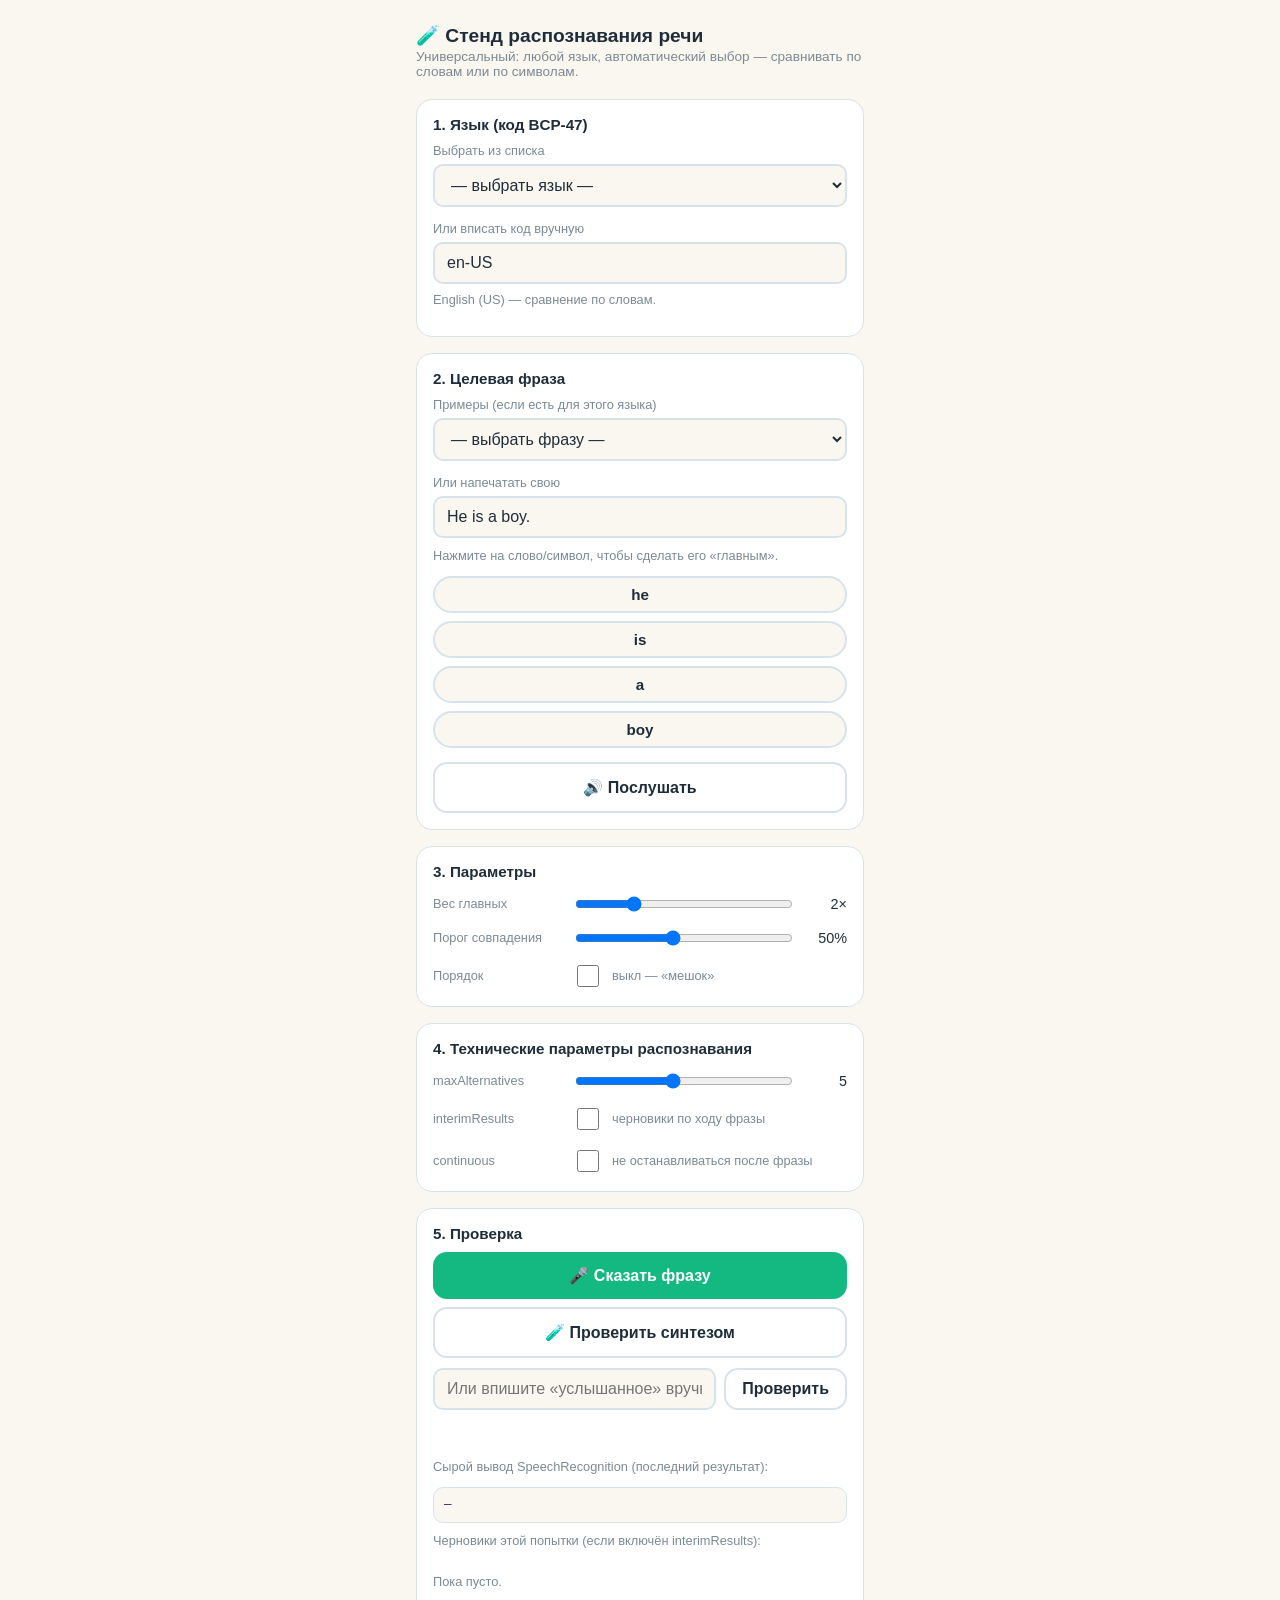
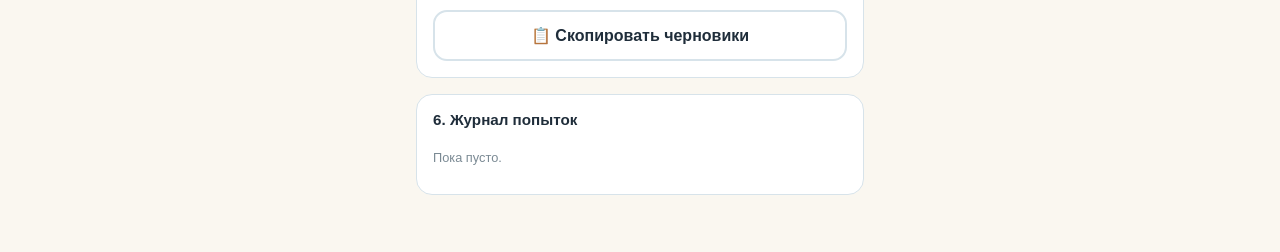
<file: experiments/sandbox-universal-full.html>
<!DOCTYPE html>
<html lang="ru">
<head>
<meta charset="UTF-8">
<meta name="viewport" content="width=device-width, initial-scale=1, viewport-fit=cover">
<title>Стенд: распознавание речи (универсальный)</title>
<style>
  :root {
    --bg:#faf7f0; --card:#fff; --ink:#1f2d3a; --hint:#7b8a94;
    --grass:#14b881; --grass-bg:#e8fbf5; --line:#d7e3ea; --ok:#14b881; --no:#e0574f;
    box-sizing:border-box; padding-top:env(safe-area-inset-top,0px); padding-bottom:env(safe-area-inset-bottom,0px);
  }
  @media (prefers-color-scheme: dark) {
    :root:not([data-theme="light"]) { --bg:#14181d; --card:#1d232b; --ink:#eef2f5; --hint:#8fa0ab; --line:#2c3540; --grass-bg:#133328; }
  }
  :root[data-theme="dark"] { --bg:#14181d; --card:#1d232b; --ink:#eef2f5; --hint:#8fa0ab; --line:#2c3540; --grass-bg:#133328; }
  * { box-sizing:border-box; }
  html { scroll-padding-top:env(safe-area-inset-top,0px); }
  body { margin:0; background:var(--bg); color:var(--ink); font-family:-apple-system,'Segoe UI',Roboto,sans-serif; }
  .wrap { max-width:480px; margin:0 auto; padding:20px 16px 40px; }
  h1 { font-size:1.2rem; margin:4px 0 2px; }
  .sub { color:var(--hint); font-size:0.85rem; margin:0 0 20px; }
  .card { background:var(--card); border:1px solid var(--line); border-radius:16px; padding:16px; margin-bottom:16px; }
  .card h2 { font-size:0.95rem; margin:0 0 10px; }
  label.field { display:block; font-size:0.8rem; color:var(--hint); margin-bottom:6px; }
  input[type="text"], select { width:100%; padding:10px 12px; border:2px solid var(--line); border-radius:10px; font-size:1rem; background:var(--bg); color:var(--ink); }
  .chips { display:flex; flex-wrap:wrap; gap:8px; margin-top:12px; }
  .chip { padding:8px 14px; border-radius:999px; border:2px solid var(--line); background:var(--bg); color:var(--ink); font-size:0.95rem; cursor:pointer; user-select:none; -webkit-tap-highlight-color:transparent; }
  .chip.key { border-color:var(--grass); background:var(--grass-bg); font-weight:700; }
  .row { display:flex; align-items:center; gap:10px; margin-top:14px; }
  .row label.field { margin:0; flex:0 0 auto; width:130px; }
  input[type="range"] { flex:1; }
  .val { width:42px; text-align:right; font-variant-numeric:tabular-nums; font-size:0.9rem; }
  button { font-family:inherit; font-size:1rem; font-weight:700; border-radius:14px; border:none; padding:14px; cursor:pointer; width:100%; }
  .primary { background:var(--grass); color:#fff; }
  .primary:disabled { opacity:0.5; }
  .ghost { background:transparent; border:2px solid var(--line); color:var(--ink); margin-top:8px; }
  .status { text-align:center; font-size:1.1rem; min-height:1.4em; margin:10px 0 4px; }
  .heard { text-align:center; font-size:0.95rem; color:var(--hint); margin-bottom:10px; word-break:break-word; }
  .scores { display:flex; gap:10px; }
  .score-box { flex:1; border-radius:12px; padding:12px; text-align:center; border:2px solid var(--line); }
  .score-box.match { border-color:var(--ok); background:var(--grass-bg); }
  .score-box.nomatch { border-color:var(--no); }
  .score-box .pct { font-size:1.5rem; font-weight:800; }
  .score-box .lbl { font-size:0.75rem; color:var(--hint); }
  .log { display:flex; flex-direction:column; gap:8px; max-height:260px; overflow-y:auto; }
  .log-item { border-bottom:1px solid var(--line); padding-bottom:8px; font-size:0.85rem; }
  .log-item .lp { font-weight:700; }
  .log-item .lm { color:var(--hint); }
  .badge { display:inline-block; padding:2px 8px; border-radius:999px; font-size:0.75rem; font-weight:700; margin-left:4px; }
  .badge.ok { background:var(--grass-bg); color:var(--grass); }
  .badge.no { background:#fbe4e2; color:var(--no); }
  .typebox { display:flex; gap:8px; margin-top:10px; }
  .typebox input { flex:1; }
  .typebox button { width:auto; padding:10px 16px; }
  .hint { font-size:0.8rem; color:var(--hint); }
  .raw { background:var(--bg); border:1px solid var(--line); border-radius:10px; padding:10px; font-size:0.78rem; white-space:pre-wrap; word-break:break-word; margin:0; font-family: 'SFMono-Regular', Consolas, monospace; }
</style>
</head>
<body>
<div class="wrap">
  <h1>🧪 Стенд распознавания речи</h1>
  <p class="sub">Универсальный: любой язык, автоматический выбор — сравнивать по словам или по символам.</p>

  <div class="card">
    <h2>1. Язык (код BCP-47)</h2>
    <label class="field">Выбрать из списка</label>
    <select id="langPicker"><option value="">— выбрать язык —</option></select>
    <label class="field" style="margin-top:14px;">Или вписать код вручную</label>
    <input type="text" id="lang" value="en-US">
    <p class="hint" id="langHint" style="margin-top:8px;"></p>
  </div>

  <div class="card">
    <h2>2. Целевая фраза</h2>
    <label class="field">Примеры (если есть для этого языка)</label>
    <select id="preset"><option value="">— выбрать фразу —</option></select>
    <label class="field" style="margin-top:14px;">Или напечатать свою</label>
    <input type="text" id="phrase" value="He is a boy.">
    <p class="hint" style="margin-top:10px;">Нажмите на слово/символ, чтобы сделать его «главным».</p>
    <div class="chips" id="chips"></div>
    <button class="ghost" id="listen" style="margin-top:14px;">🔊 Послушать</button>
  </div>

  <div class="card">
    <h2>3. Параметры</h2>
    <div class="row"><label class="field">Вес главных</label><input type="range" id="weight" min="1" max="5" step="0.5" value="2"><span class="val" id="weightVal">2×</span></div>
    <div class="row"><label class="field">Порог совпадения</label><input type="range" id="threshold" min="10" max="100" step="5" value="50"><span class="val" id="thresholdVal">50%</span></div>
    <div class="row"><label class="field">Порядок</label><input type="checkbox" id="ordered" style="width:22px;height:22px;flex:0 0 auto;"><span class="hint" id="orderedHint">выкл — «мешок»</span></div>
  </div>

  <div class="card">
    <h2>4. Технические параметры распознавания</h2>
    <div class="row"><label class="field">maxAlternatives</label><input type="range" id="maxAlt" min="1" max="10" step="1" value="5"><span class="val" id="maxAltVal">5</span></div>
    <div class="row"><label class="field">interimResults</label><input type="checkbox" id="interim" style="width:22px;height:22px;flex:0 0 auto;"><span class="hint">черновики по ходу фразы</span></div>
    <div class="row"><label class="field">continuous</label><input type="checkbox" id="continuous" style="width:22px;height:22px;flex:0 0 auto;"><span class="hint">не останавливаться после фразы</span></div>
  </div>

  <div class="card">
    <h2>5. Проверка</h2>
    <button class="primary" id="mic">🎤 Сказать фразу</button>
    <button class="ghost" id="selftest">🧪 Проверить синтезом</button>
    <div class="typebox">
      <input type="text" id="typed" placeholder="Или впишите «услышанное» вручную">
      <button class="ghost" id="typedGo" style="margin-top:0;">Проверить</button>
    </div>
    <p class="status" id="status"></p>
    <p class="heard" id="heard"></p>
    <div class="scores" id="scores" style="display:none;">
      <div class="score-box" id="oldBox"><div class="pct" id="oldPct">—</div><div class="lbl">Обычный счёт</div></div>
      <div class="score-box" id="newBox"><div class="pct" id="newPct">—</div><div class="lbl">Взвешенный счёт</div></div>
    </div>
    <p class="hint" style="margin-top:14px;">Сырой вывод SpeechRecognition (последний результат):</p>
    <pre id="rawResults" class="raw">—</pre>
    <p class="hint" style="margin-top:10px;">Черновики этой попытки (если включён interimResults):</p>
    <div class="log" id="interimLog"><p class="hint">Пока пусто.</p></div>
    <button class="ghost" id="copyInterim">📋 Скопировать черновики</button>
  </div>

  <div class="card">
    <h2>6. Журнал попыток</h2>
    <div class="log" id="log"><p class="hint">Пока пусто.</p></div>
  </div>
</div>

<script>
// ---------- Языки: код -> название (для клика в списке) ----------
const LANGUAGES = [
  ["en-US","English (US)"], ["en-GB","English (UK)"], ["ru-RU","Русский"],
  ["es-ES","Español (España)"], ["es-MX","Español (México)"], ["fr-FR","Français"],
  ["de-DE","Deutsch"], ["it-IT","Italiano"], ["pt-PT","Português (Portugal)"],
  ["pt-BR","Português (Brasil)"], ["nl-NL","Nederlands"], ["pl-PL","Polski"],
  ["sv-SE","Svenska"], ["nb-NO","Norsk"], ["da-DK","Dansk"], ["fi-FI","Suomi"],
  ["cs-CZ","Čeština"], ["sk-SK","Slovenčina"], ["hu-HU","Magyar"], ["ro-RO","Română"],
  ["bg-BG","Български"], ["uk-UA","Українська"], ["el-GR","Ελληνικά"],
  ["tr-TR","Türkçe"], ["he-IL","עברית"], ["ar-SA","العربية"], ["fa-IR","فارسی"],
  ["ur-PK","اردو"], ["hi-IN","हिन्दी"], ["bn-BD","বাংলা"], ["ta-IN","தமிழ்"],
  ["te-IN","తెలుగు"], ["ml-IN","മലയാളം"], ["mr-IN","मराठी"], ["gu-IN","ગુજરાતી"],
  ["kn-IN","ಕನ್ನಡ"], ["pa-IN","ਪੰਜਾਬੀ"], ["ne-NP","नेपाली"], ["si-LK","සිංහල"],
  ["th-TH","ไทย"], ["vi-VN","Tiếng Việt"], ["id-ID","Bahasa Indonesia"],
  ["ms-MY","Bahasa Melayu"], ["ja-JP","日本語"], ["ko-KR","한국어"],
  ["zh-CN","中文（简体）"], ["zh-TW","中文（繁體）"], ["km-KH","ខ្មែរ"],
  ["lo-LA","ລາວ"], ["my-MM","မြန်မာ"], ["ka-GE","ქართული"], ["hy-AM","Հայերեն"],
  ["az-AZ","Azərbaycan"], ["uz-UZ","Oʻzbek"], ["sw-KE","Kiswahili"], ["am-ET","አማርኛ"],
  ["hr-HR","Hrvatski"], ["sr-RS","Српски"], ["lt-LT","Lietuvių"], ["lv-LV","Latviešu"],
  ["et-EE","Eesti"]
];

// Языки, где слова пишутся без пробелов — сравнение идёт по символам, а не по словам.
const NO_SPACE = new Set(["zh","ja","th","km","lo","my"]);
const langBase = (code) => code.split("-")[0].toLowerCase();
const isNoSpace = (code) => NO_SPACE.has(langBase(code));

// Сокращения раскрываются только для английского.
const CONTRACTIONS = {
  "i'm":"i am","you're":"you are","he's":"he is","she's":"she is","it's":"it is",
  "we're":"we are","they're":"they are","that's":"that is","what's":"what is","who's":"who is"
};

// Готовые фразы — по 5 штук там, где есть; для остальных языков список пуст.
const PRESETS = {
  "en-US": ["He is a boy.","She is a happy girl.","They are big dogs.","It is an old red car.","The boxes are under the table."],
  "ru-RU": ["Это кот.","Она читает книгу.","Они большие собаки.","Это старый красный дом.","Коробки стоят под столом."],
  "es-ES": ["Es un gato.","Ella lee un libro.","Son perros grandes.","Es una casa vieja.","Las cajas están bajo la mesa."],
  "fr-FR": ["C'est un chat.","Elle lit un livre.","Ce sont de grands chiens.","C'est une vieille maison.","Les boîtes sont sous la table."],
  "de-DE": ["Das ist eine Katze.","Sie liest ein Buch.","Das sind große Hunde.","Das ist ein altes Haus.","Die Kisten stehen unter dem Tisch."],
  "ja-JP": ["これは猫です。","彼女は本を読みます。","それらは大きな犬です。","これは古い赤い車です。","箱はテーブルの下にあります。"],
  "zh-CN": ["这是一只猫。","她在读书。","它们是大狗。","这是一辆旧红车。","箱子在桌子下面。"],
  "ar-SA": ["هذا قط.","هي تقرأ كتابا.","هذه كلاب كبيرة.","هذا منزل قديم.","الصناديق تحت الطاولة."],
  "hi-IN": ["यह एक बिल्ली है।","वह एक किताब पढ़ती है।","वे बड़े कुत्ते हैं।","यह एक पुराना घर है।","डिब्बे मेज़ के नीचे हैं।"],
  "ko-KR": ["이것은 고양이입니다.","그녀는 책을 읽습니다.","그것들은 큰 개입니다.","이것은 오래된 빨간 차입니다.","상자들이 탁자 아래에 있습니다."],
  "it-IT": ["È un gatto.","Lei legge un libro.","Sono cani grandi.","È una casa vecchia.","Le scatole sono sotto il tavolo."],
  "pt-PT": ["É um gato.","Ela lê um livro.","São cães grandes.","É uma casa velha.","As caixas estão debaixo da mesa."],
  "tr-TR": ["Bu bir kedi.","O bir kitap okuyor.","Onlar büyük köpekler.","Bu eski bir ev.","Kutular masanın altında."],
  "vi-VN": ["Đây là một con mèo.","Cô ấy đang đọc sách.","Chúng là những con chó lớn.","Đây là một ngôi nhà cũ.","Những chiếc hộp ở dưới bàn."],
  "th-TH": ["นี่คือแมว","เธอกำลังอ่านหนังสือ","พวกมันเป็นสุนัขตัวใหญ่","นี่คือบ้านเก่า","กล่องอยู่ใต้โต๊ะ"]
};

function normUnits(s, lang) {
  let t = s.toLowerCase().replace(/[’‘]/g, "'");
  if (langBase(lang) === "en") t = t.replace(/\b[a-z]+'(?:m|s|re)\b/g, (m) => CONTRACTIONS[m] || m);
  t = t.replace(/[^\p{L}\p{M}'\s]/gu, " ");
  if (isNoSpace(lang)) return Array.from(t.replace(/\s+/g, ""));
  return t.split(/\s+/).filter(Boolean);
}

let unitList = [];   // [{word, key}]
let heardHistory = [];
const $ = (id) => document.getElementById(id);
const langInput = $("lang"), langPicker = $("langPicker"), presetSelect = $("preset"), phraseInput = $("phrase"), chipsEl = $("chips");
const weightInput = $("weight"), thresholdInput = $("threshold"), orderedInput = $("ordered");

langPicker.innerHTML += LANGUAGES.map(([c, n]) => `<option value="${c}">${n} — ${c}</option>`).join("");
langPicker.addEventListener("change", () => { if (langPicker.value) { langInput.value = langPicker.value; onLangChange(); } });

function rebuildPresets() {
  const list = PRESETS[langInput.value] || [];
  presetSelect.innerHTML = '<option value="">— выбрать фразу —</option>' +
    list.map((p) => `<option>${p}</option>`).join("");
}

function rebuildChips() {
  const units = normUnits(phraseInput.value, langInput.value);
  const prevKeys = new Set(unitList.filter((u) => u.key).map((u) => u.word));
  unitList = units.map((u) => ({ word: u, key: prevKeys.has(u) }));
  chipsEl.innerHTML = "";
  unitList.forEach((u, i) => {
    const chip = document.createElement("button");
    chip.className = "chip" + (u.key ? " key" : "");
    chip.textContent = u.word;
    chip.onclick = () => { unitList[i].key = !unitList[i].key; rebuildChips(); };
    chipsEl.appendChild(chip);
  });
}

function onLangChange() {
  const known = LANGUAGES.find(([c]) => c === langInput.value);
  const mode = isNoSpace(langInput.value) ? "по символам" : "по словам";
  $("langHint").textContent = known
    ? `${known[1]} — сравнение ${mode}.`
    : `Код не из списка — распознавание может не поддерживаться. Сравнение ${mode}.`;
  rebuildPresets();
  if (PRESETS[langInput.value]) phraseInput.value = PRESETS[langInput.value][0];
  rebuildChips();
}
langInput.addEventListener("change", onLangChange);
langInput.addEventListener("input", onLangChange);
presetSelect.addEventListener("change", (e) => { if (e.target.value) { phraseInput.value = e.target.value; rebuildChips(); } });
phraseInput.addEventListener("input", rebuildChips);
onLangChange();

weightInput.addEventListener("input", () => { $("weightVal").textContent = weightInput.value + "×"; });
thresholdInput.addEventListener("input", () => { $("thresholdVal").textContent = thresholdInput.value + "%"; });
orderedInput.addEventListener("change", () => { $("orderedHint").textContent = orderedInput.checked ? "вкл — по порядку" : "выкл — «мешок»"; });

const maxAltInput = $("maxAlt"), interimInput = $("interim"), continuousInput = $("continuous");
maxAltInput.addEventListener("input", () => { $("maxAltVal").textContent = maxAltInput.value; });

let interimLog = [];
function resetInterimLog() {
  interimLog = [];
  $("interimLog").innerHTML = '<p class="hint">Пока пусто.</p>';
}
function pushInterim(text, idx) {
  const t = new Date();
  const stamp = t.toLocaleTimeString("ru-RU", { hour12: false }) + "." + String(t.getMilliseconds()).padStart(3, "0");
  interimLog.push(`[${stamp}] (results[${idx}]) «${text}»`);
  const box = $("interimLog");
  box.innerHTML = interimLog.map((line) => `<div class="log-item">${line}</div>`).join("");
  box.scrollTop = box.scrollHeight;
}
$("copyInterim").onclick = async () => {
  const text = interimLog.join("\n") || "(черновиков пока нет)";
  try {
    await navigator.clipboard.writeText(text);
  } catch {
    const ta = document.createElement("textarea");
    ta.value = text; ta.style.position = "fixed"; ta.style.opacity = "0";
    document.body.appendChild(ta); ta.select();
    try { document.execCommand("copy"); } catch {}
    document.body.removeChild(ta);
  }
  const btn = $("copyInterim");
  const old = btn.textContent;
  btn.textContent = "✅ Скопировано";
  setTimeout(() => { btn.textContent = old; }, 1500);
};

function showRaw(result) {
  const lines = [...result].map((alt, i) =>
    `[${i}] transcript: "${alt.transcript}"  confidence: ${alt.confidence.toFixed(3)}`
  );
  lines.push(`isFinal: ${result.isFinal}`);
  $("rawResults").textContent = lines.join("\n");
}

function bagScore(heard, weights) {
  const set = new Set(heard);
  let hit = 0, total = 0;
  unitList.forEach((u, i) => { total += weights[i]; if (set.has(u.word)) hit += weights[i]; });
  return total ? hit / total : 0;
}
function orderedScore(heard, weights) {
  const n = unitList.length, m = heard.length;
  const dp = Array.from({ length: n + 1 }, () => new Array(m + 1).fill(0));
  for (let i = 1; i <= n; i++) for (let j = 1; j <= m; j++) {
    dp[i][j] = unitList[i - 1].word === heard[j - 1] ? dp[i - 1][j - 1] + weights[i - 1] : Math.max(dp[i - 1][j], dp[i][j - 1]);
  }
  const total = weights.reduce((a, b) => a + b, 0);
  return total ? dp[n][m] / total : 0;
}
function scoreAgainst(heardText) {
  const heard = normUnits(heardText, langInput.value);
  const w = parseFloat(weightInput.value);
  const oldW = unitList.map(() => 1), newW = unitList.map((u) => (u.key ? w : 1));
  const fn = orderedInput.checked ? orderedScore : bagScore;
  return { oldScore: fn(heard, oldW), newScore: fn(heard, newW) };
}

function showResult(heardText, oldScore, newScore, auto = false) {
  const threshold = parseFloat(thresholdInput.value) / 100;
  $("heard").textContent = heardText ? `Услышано: «${heardText}»` : "Ничего не услышано";
  $("scores").style.display = "flex";
  const oldMatch = oldScore >= threshold - 0.001, newMatch = newScore >= threshold - 0.001;
  $("oldPct").textContent = Math.round(oldScore * 100) + "%";
  $("newPct").textContent = Math.round(newScore * 100) + "%";
  $("oldBox").className = "score-box " + (oldMatch ? "match" : "nomatch");
  $("newBox").className = "score-box " + (newMatch ? "match" : "nomatch");
  const prefix = auto ? "🧪 Автотест: " : "";
  $("status").textContent = prefix + (oldMatch !== newMatch ? "⚡ Результаты разошлись!" : (newMatch ? "✅ Совпадение" : "❌ Не совпало"));
  heardHistory.unshift({ lang: langInput.value, phrase: phraseInput.value, heard: heardText, oldMatch, newMatch, oldScore, newScore, auto });
  heardHistory = heardHistory.slice(0, 20);
  renderLog();
}
function renderLog() {
  const log = $("log");
  if (!heardHistory.length) { log.innerHTML = '<p class="hint">Пока пусто.</p>'; return; }
  log.innerHTML = "";
  heardHistory.forEach((h) => {
    const div = document.createElement("div");
    div.className = "log-item";
    const b = (m) => `<span class="badge ${m ? "ok" : "no"}">${m ? "match" : "no"}</span>`;
    const tag = h.auto ? '<span class="badge no" style="background:var(--grass-bg);color:var(--grass);">автотест</span> ' : "";
    div.innerHTML = `<div class="lp">${tag}[${h.lang}] ${h.phrase}</div><div class="lm">услышано: «${h.heard || "—"}»</div>
      <div>обычный ${Math.round(h.oldScore * 100)}%${b(h.oldMatch)} · взвеш. ${Math.round(h.newScore * 100)}%${b(h.newMatch)}</div>`;
    log.appendChild(div);
  });
}

// ---------- Синтез речи ----------
function pickVoice(lang) {
  const voices = speechSynthesis.getVoices();
  return voices.find((v) => v.lang === lang)
      || voices.find((v) => v.lang && v.lang.toLowerCase().startsWith(langBase(lang)))
      || null;
}
function speakPhrase(text, lang) {
  return new Promise((resolve) => {
    if (!("speechSynthesis" in window)) return resolve(false);
    const u = new SpeechSynthesisUtterance(text);
    u.lang = lang;
    const v = pickVoice(lang);
    if (v) u.voice = v;
    u.onend = () => resolve(true);
    u.onerror = () => resolve(false);
    speechSynthesis.cancel();
    speechSynthesis.speak(u);
  });
}

// ---------- Микрофон ----------
const SR = window.SpeechRecognition || window.webkitSpeechRecognition;
const micBtn = $("mic");
const listenBtn = $("listen");
const selftestBtn = $("selftest");
if (!SR) {
  micBtn.disabled = true; micBtn.textContent = "🎤 Недоступно в этом браузере";
  selftestBtn.disabled = true;
}
listenBtn.onclick = () => speakPhrase(phraseInput.value, langInput.value);

function errorMessage(code) {
  switch (code) {
    case "not-allowed": case "service-not-allowed": return "🚫 Доступ к микрофону запрещён.";
    case "no-speech": return "🤷 Речь не обнаружена, попробуйте ещё раз.";
    case "network": return "⚠️ Проблема с сетью или сервисом распознавания.";
    case "audio-capture": return "🎙️ Микрофон не найден.";
    case "language-not-supported": return "🌐 Этот язык не поддерживается распознаванием на этом устройстве.";
    case "aborted": return "⏹️ Запись прервана.";
    default: return `⚠️ Ошибка распознавания (${code}).`;
  }
}

let activeRec = null;

micBtn.onclick = () => {
  if (!SR) return;

  // Continuous-режим: повторное нажатие останавливает текущую сессию.
  if (activeRec) { activeRec.stop(); return; }

  listenBtn.disabled = true;   // по умолчанию озвучка заблокирована во время записи
  selftestBtn.disabled = true;
  resetInterimLog();
  $("rawResults").textContent = "—";
  $("status").textContent = "🎤 Слушаю…";
  $("heard").textContent = "";
  $("scores").style.display = "none";

  const rec = new SR();
  rec.lang = langInput.value;
  rec.maxAlternatives = parseInt(maxAltInput.value, 10);
  rec.interimResults = interimInput.checked;
  rec.continuous = continuousInput.checked;

  let gotResult = false;
  const finish = () => {
    activeRec = null;
    micBtn.disabled = false; micBtn.textContent = "🎤 Сказать фразу";
    listenBtn.disabled = false; selftestBtn.disabled = false;
  };

  if (rec.continuous) { activeRec = rec; micBtn.textContent = "⏹ Остановить"; }
  else { micBtn.disabled = true; }

  rec.onresult = (e) => {
    // Разбираем results по спецификации: resultIndex — с какого индекса пришли новые данные в этом событии.
    for (let i = e.resultIndex; i < e.results.length; i++) {
      const result = e.results[i];
      showRaw(result);
      if (result.isFinal) {
        gotResult = true;
        const alts = [...result].map((a) => a.transcript);
        let best = null, bestNew = -1;
        alts.forEach((t) => { const { oldScore, newScore } = scoreAgainst(t); if (newScore > bestNew) { bestNew = newScore; best = { t, oldScore, newScore }; } });
        showResult(best.t, best.oldScore, best.newScore);
      } else {
        pushInterim(result[0].transcript, i);
      }
    }
  };
  rec.onerror = (e) => { $("status").textContent = errorMessage(e.error); finish(); };
  rec.onend = () => {
    if (!gotResult) $("status").textContent = "🤷 Результата нет — возможно, этот язык не поддерживается на устройстве.";
    finish();
  };
  try { rec.start(); } catch { $("status").textContent = "⚠️ Не удалось запустить распознавание."; finish(); }
};

$("typedGo").onclick = () => {
  const text = $("typed").value.trim();
  if (!text) return;
  const { oldScore, newScore } = scoreAgainst(text);
  showResult(text, oldScore, newScore);
};

// ---------- Автотест: микрофон слушает синтезированную фразу ----------
selftestBtn.onclick = () => {
  if (!SR) return;
  micBtn.disabled = true; listenBtn.disabled = true; selftestBtn.disabled = true;
  resetInterimLog();
  $("rawResults").textContent = "—";
  $("status").textContent = "🧪 Автотест: запускаю микрофон…";
  $("heard").textContent = "";
  $("scores").style.display = "none";
  const rec = new SR();
  rec.lang = langInput.value;
  rec.maxAlternatives = parseInt(maxAltInput.value, 10);
  rec.interimResults = interimInput.checked;
  // continuous в автотесте не используется: нужна ровно одна фраза туда-обратно.
  let gotResult = false, done = false;
  const finish = () => { done = true; micBtn.disabled = false; listenBtn.disabled = false; selftestBtn.disabled = false; };
  rec.onresult = (e) => {
    for (let i = e.resultIndex; i < e.results.length; i++) {
      const result = e.results[i];
      showRaw(result);
      if (result.isFinal) {
        gotResult = true;
        const alts = [...result].map((a) => a.transcript);
        let best = null, bestNew = -1;
        alts.forEach((t) => { const { oldScore, newScore } = scoreAgainst(t); if (newScore > bestNew) { bestNew = newScore; best = { t, oldScore, newScore }; } });
        showResult(best.t, best.oldScore, best.newScore, true);
      } else {
        pushInterim(result[0].transcript, i);
      }
    }
    if (gotResult) finish();
  };
  rec.onerror = (e) => { $("status").textContent = "🧪 Автотест: " + errorMessage(e.error); finish(); };
  rec.onend = () => {
    if (!done && !gotResult) { $("status").textContent = "🧪 Автотест: результата нет."; finish(); }
  };
  // Микрофон стартует первым: озвучиваем фразу только после подтверждения,
  // что запись реально началась (событие onstart), а не сразу.
  rec.onstart = () => {
    $("status").textContent = "🧪 Автотест: говорю фразу…";
    speakPhrase(phraseInput.value, langInput.value);
  };
  try { rec.start(); } catch { $("status").textContent = "⚠️ Не удалось запустить автотест."; finish(); }
};
</script>
</body>
</html>
</file>
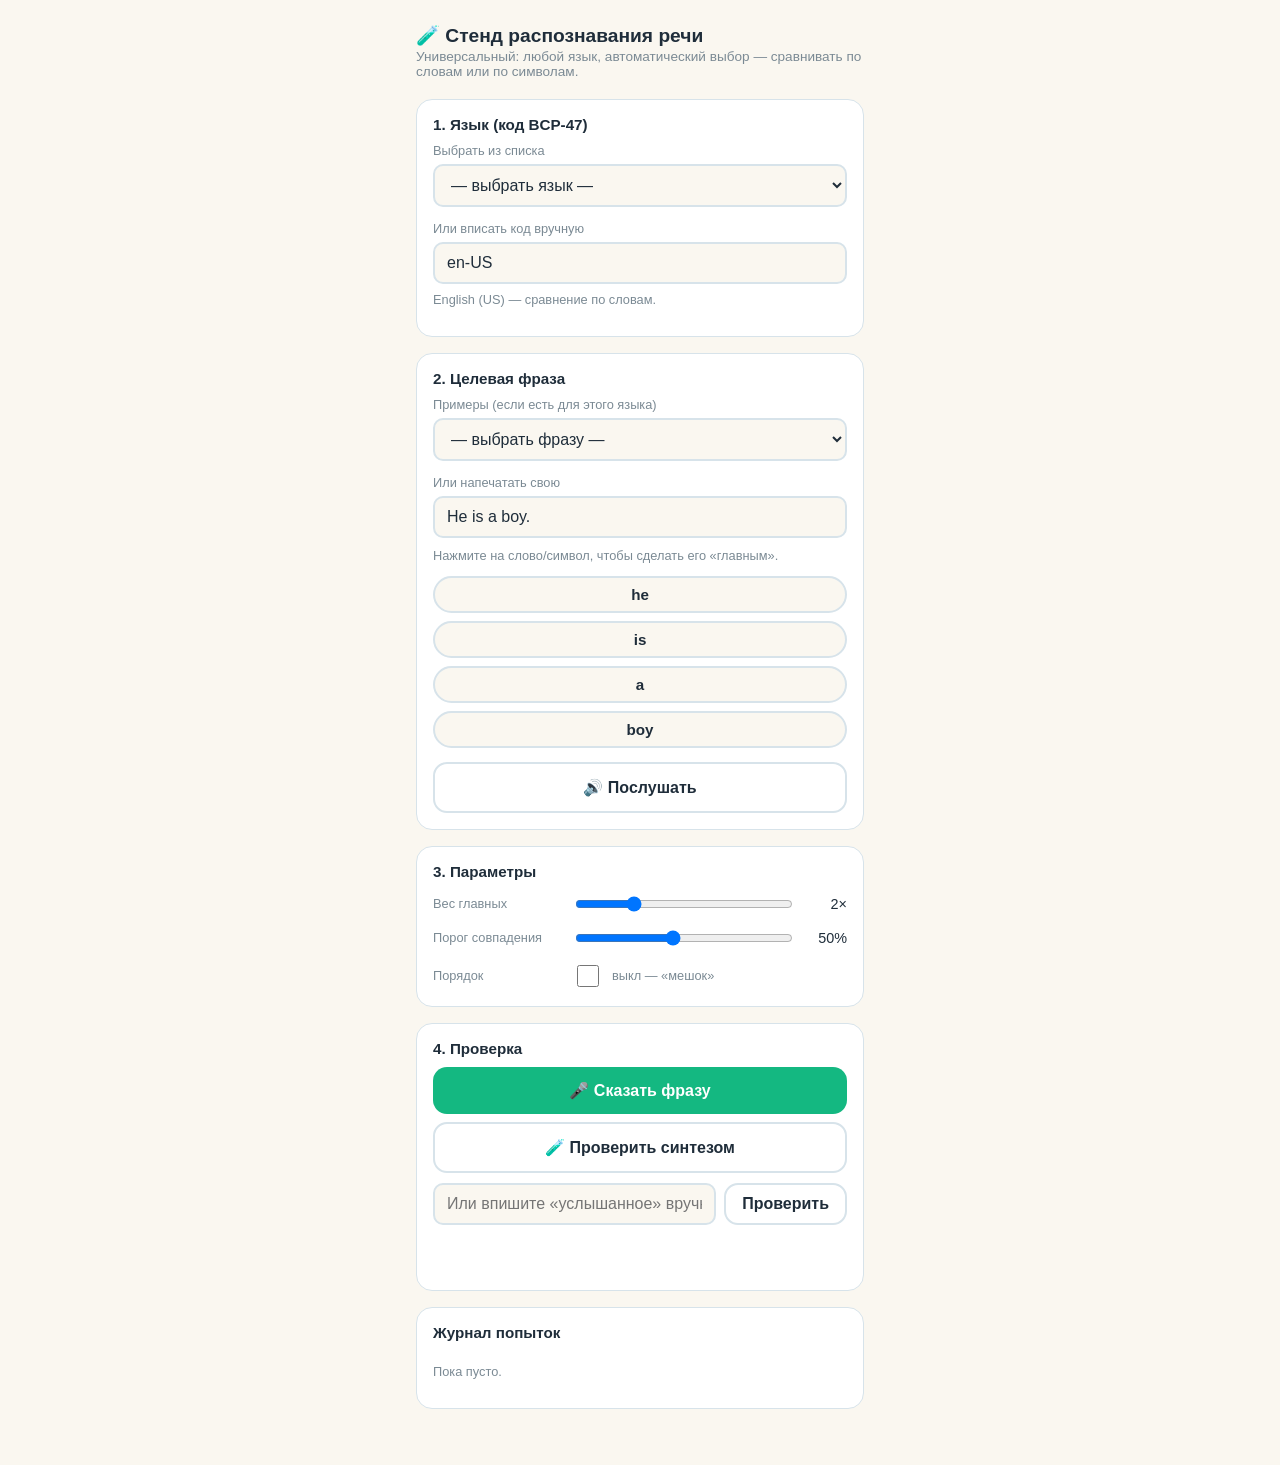
<file: experiments/sandbox-universal-plus.html>
<!DOCTYPE html>
<html lang="ru">
<head>
<meta charset="UTF-8">
<meta name="viewport" content="width=device-width, initial-scale=1, viewport-fit=cover">
<title>Стенд: распознавание речи (универсальный)</title>
<style>
  :root {
    --bg:#faf7f0; --card:#fff; --ink:#1f2d3a; --hint:#7b8a94;
    --grass:#14b881; --grass-bg:#e8fbf5; --line:#d7e3ea; --ok:#14b881; --no:#e0574f;
    box-sizing:border-box; padding-top:env(safe-area-inset-top,0px); padding-bottom:env(safe-area-inset-bottom,0px);
  }
  @media (prefers-color-scheme: dark) {
    :root:not([data-theme="light"]) { --bg:#14181d; --card:#1d232b; --ink:#eef2f5; --hint:#8fa0ab; --line:#2c3540; --grass-bg:#133328; }
  }
  :root[data-theme="dark"] { --bg:#14181d; --card:#1d232b; --ink:#eef2f5; --hint:#8fa0ab; --line:#2c3540; --grass-bg:#133328; }
  * { box-sizing:border-box; }
  html { scroll-padding-top:env(safe-area-inset-top,0px); }
  body { margin:0; background:var(--bg); color:var(--ink); font-family:-apple-system,'Segoe UI',Roboto,sans-serif; }
  .wrap { max-width:480px; margin:0 auto; padding:20px 16px 40px; }
  h1 { font-size:1.2rem; margin:4px 0 2px; }
  .sub { color:var(--hint); font-size:0.85rem; margin:0 0 20px; }
  .card { background:var(--card); border:1px solid var(--line); border-radius:16px; padding:16px; margin-bottom:16px; }
  .card h2 { font-size:0.95rem; margin:0 0 10px; }
  label.field { display:block; font-size:0.8rem; color:var(--hint); margin-bottom:6px; }
  input[type="text"], select { width:100%; padding:10px 12px; border:2px solid var(--line); border-radius:10px; font-size:1rem; background:var(--bg); color:var(--ink); }
  .chips { display:flex; flex-wrap:wrap; gap:8px; margin-top:12px; }
  .chip { padding:8px 14px; border-radius:999px; border:2px solid var(--line); background:var(--bg); color:var(--ink); font-size:0.95rem; cursor:pointer; user-select:none; -webkit-tap-highlight-color:transparent; }
  .chip.key { border-color:var(--grass); background:var(--grass-bg); font-weight:700; }
  .row { display:flex; align-items:center; gap:10px; margin-top:14px; }
  .row label.field { margin:0; flex:0 0 auto; width:130px; }
  input[type="range"] { flex:1; }
  .val { width:42px; text-align:right; font-variant-numeric:tabular-nums; font-size:0.9rem; }
  button { font-family:inherit; font-size:1rem; font-weight:700; border-radius:14px; border:none; padding:14px; cursor:pointer; width:100%; }
  .primary { background:var(--grass); color:#fff; }
  .primary:disabled { opacity:0.5; }
  .ghost { background:transparent; border:2px solid var(--line); color:var(--ink); margin-top:8px; }
  .status { text-align:center; font-size:1.1rem; min-height:1.4em; margin:10px 0 4px; }
  .heard { text-align:center; font-size:0.95rem; color:var(--hint); margin-bottom:10px; word-break:break-word; }
  .scores { display:flex; gap:10px; }
  .score-box { flex:1; border-radius:12px; padding:12px; text-align:center; border:2px solid var(--line); }
  .score-box.match { border-color:var(--ok); background:var(--grass-bg); }
  .score-box.nomatch { border-color:var(--no); }
  .score-box .pct { font-size:1.5rem; font-weight:800; }
  .score-box .lbl { font-size:0.75rem; color:var(--hint); }
  .log { display:flex; flex-direction:column; gap:8px; max-height:260px; overflow-y:auto; }
  .log-item { border-bottom:1px solid var(--line); padding-bottom:8px; font-size:0.85rem; }
  .log-item .lp { font-weight:700; }
  .log-item .lm { color:var(--hint); }
  .badge { display:inline-block; padding:2px 8px; border-radius:999px; font-size:0.75rem; font-weight:700; margin-left:4px; }
  .badge.ok { background:var(--grass-bg); color:var(--grass); }
  .badge.no { background:#fbe4e2; color:var(--no); }
  .typebox { display:flex; gap:8px; margin-top:10px; }
  .typebox input { flex:1; }
  .typebox button { width:auto; padding:10px 16px; }
  .hint { font-size:0.8rem; color:var(--hint); }
</style>
</head>
<body>
<div class="wrap">
  <h1>🧪 Стенд распознавания речи</h1>
  <p class="sub">Универсальный: любой язык, автоматический выбор — сравнивать по словам или по символам.</p>

  <div class="card">
    <h2>1. Язык (код BCP-47)</h2>
    <label class="field">Выбрать из списка</label>
    <select id="langPicker"><option value="">— выбрать язык —</option></select>
    <label class="field" style="margin-top:14px;">Или вписать код вручную</label>
    <input type="text" id="lang" value="en-US">
    <p class="hint" id="langHint" style="margin-top:8px;"></p>
  </div>

  <div class="card">
    <h2>2. Целевая фраза</h2>
    <label class="field">Примеры (если есть для этого языка)</label>
    <select id="preset"><option value="">— выбрать фразу —</option></select>
    <label class="field" style="margin-top:14px;">Или напечатать свою</label>
    <input type="text" id="phrase" value="He is a boy.">
    <p class="hint" style="margin-top:10px;">Нажмите на слово/символ, чтобы сделать его «главным».</p>
    <div class="chips" id="chips"></div>
    <button class="ghost" id="listen" style="margin-top:14px;">🔊 Послушать</button>
  </div>

  <div class="card">
    <h2>3. Параметры</h2>
    <div class="row"><label class="field">Вес главных</label><input type="range" id="weight" min="1" max="5" step="0.5" value="2"><span class="val" id="weightVal">2×</span></div>
    <div class="row"><label class="field">Порог совпадения</label><input type="range" id="threshold" min="10" max="100" step="5" value="50"><span class="val" id="thresholdVal">50%</span></div>
    <div class="row"><label class="field">Порядок</label><input type="checkbox" id="ordered" style="width:22px;height:22px;flex:0 0 auto;"><span class="hint" id="orderedHint">выкл — «мешок»</span></div>
  </div>

  <div class="card">
    <h2>4. Проверка</h2>
    <button class="primary" id="mic">🎤 Сказать фразу</button>
    <button class="ghost" id="selftest">🧪 Проверить синтезом</button>
    <div class="typebox">
      <input type="text" id="typed" placeholder="Или впишите «услышанное» вручную">
      <button class="ghost" id="typedGo" style="margin-top:0;">Проверить</button>
    </div>
    <p class="status" id="status"></p>
    <p class="heard" id="heard"></p>
    <div class="scores" id="scores" style="display:none;">
      <div class="score-box" id="oldBox"><div class="pct" id="oldPct">—</div><div class="lbl">Обычный счёт</div></div>
      <div class="score-box" id="newBox"><div class="pct" id="newPct">—</div><div class="lbl">Взвешенный счёт</div></div>
    </div>
  </div>

  <div class="card">
    <h2>Журнал попыток</h2>
    <div class="log" id="log"><p class="hint">Пока пусто.</p></div>
  </div>
</div>

<script>
// ---------- Языки: код -> название (для клика в списке) ----------
const LANGUAGES = [
  ["en-US","English (US)"], ["en-GB","English (UK)"], ["ru-RU","Русский"],
  ["es-ES","Español (España)"], ["es-MX","Español (México)"], ["fr-FR","Français"],
  ["de-DE","Deutsch"], ["it-IT","Italiano"], ["pt-PT","Português (Portugal)"],
  ["pt-BR","Português (Brasil)"], ["nl-NL","Nederlands"], ["pl-PL","Polski"],
  ["sv-SE","Svenska"], ["nb-NO","Norsk"], ["da-DK","Dansk"], ["fi-FI","Suomi"],
  ["cs-CZ","Čeština"], ["sk-SK","Slovenčina"], ["hu-HU","Magyar"], ["ro-RO","Română"],
  ["bg-BG","Български"], ["uk-UA","Українська"], ["el-GR","Ελληνικά"],
  ["tr-TR","Türkçe"], ["he-IL","עברית"], ["ar-SA","العربية"], ["fa-IR","فارسی"],
  ["ur-PK","اردو"], ["hi-IN","हिन्दी"], ["bn-BD","বাংলা"], ["ta-IN","தமிழ்"],
  ["te-IN","తెలుగు"], ["ml-IN","മലയാളം"], ["mr-IN","मराठी"], ["gu-IN","ગુજરાતી"],
  ["kn-IN","ಕನ್ನಡ"], ["pa-IN","ਪੰਜਾਬੀ"], ["ne-NP","नेपाली"], ["si-LK","සිංහල"],
  ["th-TH","ไทย"], ["vi-VN","Tiếng Việt"], ["id-ID","Bahasa Indonesia"],
  ["ms-MY","Bahasa Melayu"], ["ja-JP","日本語"], ["ko-KR","한국어"],
  ["zh-CN","中文（简体）"], ["zh-TW","中文（繁體）"], ["km-KH","ខ្មែរ"],
  ["lo-LA","ລາວ"], ["my-MM","မြန်မာ"], ["ka-GE","ქართული"], ["hy-AM","Հայերեն"],
  ["az-AZ","Azərbaycan"], ["uz-UZ","Oʻzbek"], ["sw-KE","Kiswahili"], ["am-ET","አማርኛ"],
  ["hr-HR","Hrvatski"], ["sr-RS","Српски"], ["lt-LT","Lietuvių"], ["lv-LV","Latviešu"],
  ["et-EE","Eesti"]
];

// Языки, где слова пишутся без пробелов — сравнение идёт по символам, а не по словам.
const NO_SPACE = new Set(["zh","ja","th","km","lo","my"]);
const langBase = (code) => code.split("-")[0].toLowerCase();
const isNoSpace = (code) => NO_SPACE.has(langBase(code));

// Сокращения раскрываются только для английского.
const CONTRACTIONS = {
  "i'm":"i am","you're":"you are","he's":"he is","she's":"she is","it's":"it is",
  "we're":"we are","they're":"they are","that's":"that is","what's":"what is","who's":"who is"
};

// Готовые фразы — по 5 штук там, где есть; для остальных языков список пуст.
const PRESETS = {
  "en-US": ["He is a boy.","She is a happy girl.","They are big dogs.","It is an old red car.","The boxes are under the table."],
  "ru-RU": ["Это кот.","Она читает книгу.","Они большие собаки.","Это старый красный дом.","Коробки стоят под столом."],
  "es-ES": ["Es un gato.","Ella lee un libro.","Son perros grandes.","Es una casa vieja.","Las cajas están bajo la mesa."],
  "fr-FR": ["C'est un chat.","Elle lit un livre.","Ce sont de grands chiens.","C'est une vieille maison.","Les boîtes sont sous la table."],
  "de-DE": ["Das ist eine Katze.","Sie liest ein Buch.","Das sind große Hunde.","Das ist ein altes Haus.","Die Kisten stehen unter dem Tisch."],
  "ja-JP": ["これは猫です。","彼女は本を読みます。","それらは大きな犬です。","これは古い赤い車です。","箱はテーブルの下にあります。"],
  "zh-CN": ["这是一只猫。","她在读书。","它们是大狗。","这是一辆旧红车。","箱子在桌子下面。"],
  "ar-SA": ["هذا قط.","هي تقرأ كتابا.","هذه كلاب كبيرة.","هذا منزل قديم.","الصناديق تحت الطاولة."],
  "hi-IN": ["यह एक बिल्ली है।","वह एक किताब पढ़ती है।","वे बड़े कुत्ते हैं।","यह एक पुराना घर है।","डिब्बे मेज़ के नीचे हैं।"],
  "ko-KR": ["이것은 고양이입니다.","그녀는 책을 읽습니다.","그것들은 큰 개입니다.","이것은 오래된 빨간 차입니다.","상자들이 탁자 아래에 있습니다."],
  "it-IT": ["È un gatto.","Lei legge un libro.","Sono cani grandi.","È una casa vecchia.","Le scatole sono sotto il tavolo."],
  "pt-PT": ["É um gato.","Ela lê um livro.","São cães grandes.","É uma casa velha.","As caixas estão debaixo da mesa."],
  "tr-TR": ["Bu bir kedi.","O bir kitap okuyor.","Onlar büyük köpekler.","Bu eski bir ev.","Kutular masanın altında."],
  "vi-VN": ["Đây là một con mèo.","Cô ấy đang đọc sách.","Chúng là những con chó lớn.","Đây là một ngôi nhà cũ.","Những chiếc hộp ở dưới bàn."],
  "th-TH": ["นี่คือแมว","เธอกำลังอ่านหนังสือ","พวกมันเป็นสุนัขตัวใหญ่","นี่คือบ้านเก่า","กล่องอยู่ใต้โต๊ะ"]
};

function normUnits(s, lang) {
  let t = s.toLowerCase().replace(/[’‘]/g, "'");
  if (langBase(lang) === "en") t = t.replace(/\b[a-z]+'(?:m|s|re)\b/g, (m) => CONTRACTIONS[m] || m);
  t = t.replace(/[^\p{L}\p{M}'\s]/gu, " ");
  if (isNoSpace(lang)) return Array.from(t.replace(/\s+/g, ""));
  return t.split(/\s+/).filter(Boolean);
}

let unitList = [];   // [{word, key}]
let heardHistory = [];
const $ = (id) => document.getElementById(id);
const langInput = $("lang"), langPicker = $("langPicker"), presetSelect = $("preset"), phraseInput = $("phrase"), chipsEl = $("chips");
const weightInput = $("weight"), thresholdInput = $("threshold"), orderedInput = $("ordered");

langPicker.innerHTML += LANGUAGES.map(([c, n]) => `<option value="${c}">${n} — ${c}</option>`).join("");
langPicker.addEventListener("change", () => { if (langPicker.value) { langInput.value = langPicker.value; onLangChange(); } });

function rebuildPresets() {
  const list = PRESETS[langInput.value] || [];
  presetSelect.innerHTML = '<option value="">— выбрать фразу —</option>' +
    list.map((p) => `<option>${p}</option>`).join("");
}

function rebuildChips() {
  const units = normUnits(phraseInput.value, langInput.value);
  const prevKeys = new Set(unitList.filter((u) => u.key).map((u) => u.word));
  unitList = units.map((u) => ({ word: u, key: prevKeys.has(u) }));
  chipsEl.innerHTML = "";
  unitList.forEach((u, i) => {
    const chip = document.createElement("button");
    chip.className = "chip" + (u.key ? " key" : "");
    chip.textContent = u.word;
    chip.onclick = () => { unitList[i].key = !unitList[i].key; rebuildChips(); };
    chipsEl.appendChild(chip);
  });
}

function onLangChange() {
  const known = LANGUAGES.find(([c]) => c === langInput.value);
  const mode = isNoSpace(langInput.value) ? "по символам" : "по словам";
  $("langHint").textContent = known
    ? `${known[1]} — сравнение ${mode}.`
    : `Код не из списка — распознавание может не поддерживаться. Сравнение ${mode}.`;
  rebuildPresets();
  if (PRESETS[langInput.value]) phraseInput.value = PRESETS[langInput.value][0];
  rebuildChips();
}
langInput.addEventListener("change", onLangChange);
langInput.addEventListener("input", onLangChange);
presetSelect.addEventListener("change", (e) => { if (e.target.value) { phraseInput.value = e.target.value; rebuildChips(); } });
phraseInput.addEventListener("input", rebuildChips);
onLangChange();

weightInput.addEventListener("input", () => { $("weightVal").textContent = weightInput.value + "×"; });
thresholdInput.addEventListener("input", () => { $("thresholdVal").textContent = thresholdInput.value + "%"; });
orderedInput.addEventListener("change", () => { $("orderedHint").textContent = orderedInput.checked ? "вкл — по порядку" : "выкл — «мешок»"; });

function bagScore(heard, weights) {
  const set = new Set(heard);
  let hit = 0, total = 0;
  unitList.forEach((u, i) => { total += weights[i]; if (set.has(u.word)) hit += weights[i]; });
  return total ? hit / total : 0;
}
function orderedScore(heard, weights) {
  const n = unitList.length, m = heard.length;
  const dp = Array.from({ length: n + 1 }, () => new Array(m + 1).fill(0));
  for (let i = 1; i <= n; i++) for (let j = 1; j <= m; j++) {
    dp[i][j] = unitList[i - 1].word === heard[j - 1] ? dp[i - 1][j - 1] + weights[i - 1] : Math.max(dp[i - 1][j], dp[i][j - 1]);
  }
  const total = weights.reduce((a, b) => a + b, 0);
  return total ? dp[n][m] / total : 0;
}
function scoreAgainst(heardText) {
  const heard = normUnits(heardText, langInput.value);
  const w = parseFloat(weightInput.value);
  const oldW = unitList.map(() => 1), newW = unitList.map((u) => (u.key ? w : 1));
  const fn = orderedInput.checked ? orderedScore : bagScore;
  return { oldScore: fn(heard, oldW), newScore: fn(heard, newW) };
}

function showResult(heardText, oldScore, newScore, auto = false) {
  const threshold = parseFloat(thresholdInput.value) / 100;
  $("heard").textContent = heardText ? `Услышано: «${heardText}»` : "Ничего не услышано";
  $("scores").style.display = "flex";
  const oldMatch = oldScore >= threshold - 0.001, newMatch = newScore >= threshold - 0.001;
  $("oldPct").textContent = Math.round(oldScore * 100) + "%";
  $("newPct").textContent = Math.round(newScore * 100) + "%";
  $("oldBox").className = "score-box " + (oldMatch ? "match" : "nomatch");
  $("newBox").className = "score-box " + (newMatch ? "match" : "nomatch");
  const prefix = auto ? "🧪 Автотест: " : "";
  $("status").textContent = prefix + (oldMatch !== newMatch ? "⚡ Результаты разошлись!" : (newMatch ? "✅ Совпадение" : "❌ Не совпало"));
  heardHistory.unshift({ lang: langInput.value, phrase: phraseInput.value, heard: heardText, oldMatch, newMatch, oldScore, newScore, auto });
  heardHistory = heardHistory.slice(0, 20);
  renderLog();
}
function renderLog() {
  const log = $("log");
  if (!heardHistory.length) { log.innerHTML = '<p class="hint">Пока пусто.</p>'; return; }
  log.innerHTML = "";
  heardHistory.forEach((h) => {
    const div = document.createElement("div");
    div.className = "log-item";
    const b = (m) => `<span class="badge ${m ? "ok" : "no"}">${m ? "match" : "no"}</span>`;
    const tag = h.auto ? '<span class="badge no" style="background:var(--grass-bg);color:var(--grass);">автотест</span> ' : "";
    div.innerHTML = `<div class="lp">${tag}[${h.lang}] ${h.phrase}</div><div class="lm">услышано: «${h.heard || "—"}»</div>
      <div>обычный ${Math.round(h.oldScore * 100)}%${b(h.oldMatch)} · взвеш. ${Math.round(h.newScore * 100)}%${b(h.newMatch)}</div>`;
    log.appendChild(div);
  });
}

// ---------- Синтез речи ----------
function pickVoice(lang) {
  const voices = speechSynthesis.getVoices();
  return voices.find((v) => v.lang === lang)
      || voices.find((v) => v.lang && v.lang.toLowerCase().startsWith(langBase(lang)))
      || null;
}
function speakPhrase(text, lang) {
  return new Promise((resolve) => {
    if (!("speechSynthesis" in window)) return resolve(false);
    const u = new SpeechSynthesisUtterance(text);
    u.lang = lang;
    const v = pickVoice(lang);
    if (v) u.voice = v;
    u.onend = () => resolve(true);
    u.onerror = () => resolve(false);
    speechSynthesis.cancel();
    speechSynthesis.speak(u);
  });
}

// ---------- Микрофон ----------
const SR = window.SpeechRecognition || window.webkitSpeechRecognition;
const micBtn = $("mic");
const listenBtn = $("listen");
const selftestBtn = $("selftest");
if (!SR) {
  micBtn.disabled = true; micBtn.textContent = "🎤 Недоступно в этом браузере";
  selftestBtn.disabled = true;
}
listenBtn.onclick = () => speakPhrase(phraseInput.value, langInput.value);

function errorMessage(code) {
  switch (code) {
    case "not-allowed": case "service-not-allowed": return "🚫 Доступ к микрофону запрещён.";
    case "no-speech": return "🤷 Речь не обнаружена, попробуйте ещё раз.";
    case "network": return "⚠️ Проблема с сетью или сервисом распознавания.";
    case "audio-capture": return "🎙️ Микрофон не найден.";
    case "language-not-supported": return "🌐 Этот язык не поддерживается распознаванием на этом устройстве.";
    case "aborted": return "⏹️ Запись прервана.";
    default: return `⚠️ Ошибка распознавания (${code}).`;
  }
}

micBtn.onclick = () => {
  if (!SR) return;
  micBtn.disabled = true;
  listenBtn.disabled = true;   // по умолчанию озвучка заблокирована во время записи
  selftestBtn.disabled = true;
  $("status").textContent = "🎤 Слушаю…";
  $("heard").textContent = "";
  $("scores").style.display = "none";
  const rec = new SR();
  rec.lang = langInput.value;
  rec.maxAlternatives = 5;
  rec.interimResults = false;
  let gotResult = false, done = false;
  const finish = () => { done = true; micBtn.disabled = false; listenBtn.disabled = false; selftestBtn.disabled = false; };
  rec.onresult = (e) => {
    gotResult = true;
    const alts = [...e.results[0]].map((a) => a.transcript);
    let best = null, bestNew = -1;
    alts.forEach((t) => { const { oldScore, newScore } = scoreAgainst(t); if (newScore > bestNew) { bestNew = newScore; best = { t, oldScore, newScore }; } });
    showResult(best.t, best.oldScore, best.newScore);
    finish();
  };
  rec.onerror = (e) => { $("status").textContent = errorMessage(e.error); finish(); };
  rec.onend = () => {
    if (!done && !gotResult) {
      $("status").textContent = "🤷 Результата нет — возможно, этот язык не поддерживается на устройстве.";
      finish();
    }
  };
  try { rec.start(); } catch { $("status").textContent = "⚠️ Не удалось запустить распознавание."; finish(); }
};

$("typedGo").onclick = () => {
  const text = $("typed").value.trim();
  if (!text) return;
  const { oldScore, newScore } = scoreAgainst(text);
  showResult(text, oldScore, newScore);
};

// ---------- Автотест: микрофон слушает синтезированную фразу ----------
selftestBtn.onclick = () => {
  if (!SR) return;
  micBtn.disabled = true; listenBtn.disabled = true; selftestBtn.disabled = true;
  $("status").textContent = "🧪 Автотест: запускаю микрофон…";
  $("heard").textContent = "";
  $("scores").style.display = "none";
  const rec = new SR();
  rec.lang = langInput.value;
  rec.maxAlternatives = 5;
  rec.interimResults = false;
  let gotResult = false, done = false;
  const finish = () => { done = true; micBtn.disabled = false; listenBtn.disabled = false; selftestBtn.disabled = false; };
  rec.onresult = (e) => {
    gotResult = true;
    const alts = [...e.results[0]].map((a) => a.transcript);
    let best = null, bestNew = -1;
    alts.forEach((t) => { const { oldScore, newScore } = scoreAgainst(t); if (newScore > bestNew) { bestNew = newScore; best = { t, oldScore, newScore }; } });
    showResult(best.t, best.oldScore, best.newScore, true);
    finish();
  };
  rec.onerror = (e) => { $("status").textContent = "🧪 Автотест: " + errorMessage(e.error); finish(); };
  rec.onend = () => {
    if (!done && !gotResult) { $("status").textContent = "🧪 Автотест: результата нет."; finish(); }
  };
  // Микрофон стартует первым: озвучиваем фразу только после подтверждения,
  // что запись реально началась (событие onstart), а не сразу.
  rec.onstart = () => {
    $("status").textContent = "🧪 Автотест: говорю фразу…";
    speakPhrase(phraseInput.value, langInput.value);
  };
  try { rec.start(); } catch { $("status").textContent = "⚠️ Не удалось запустить автотест."; finish(); }
};
</script>
</body>
</html>
</file>
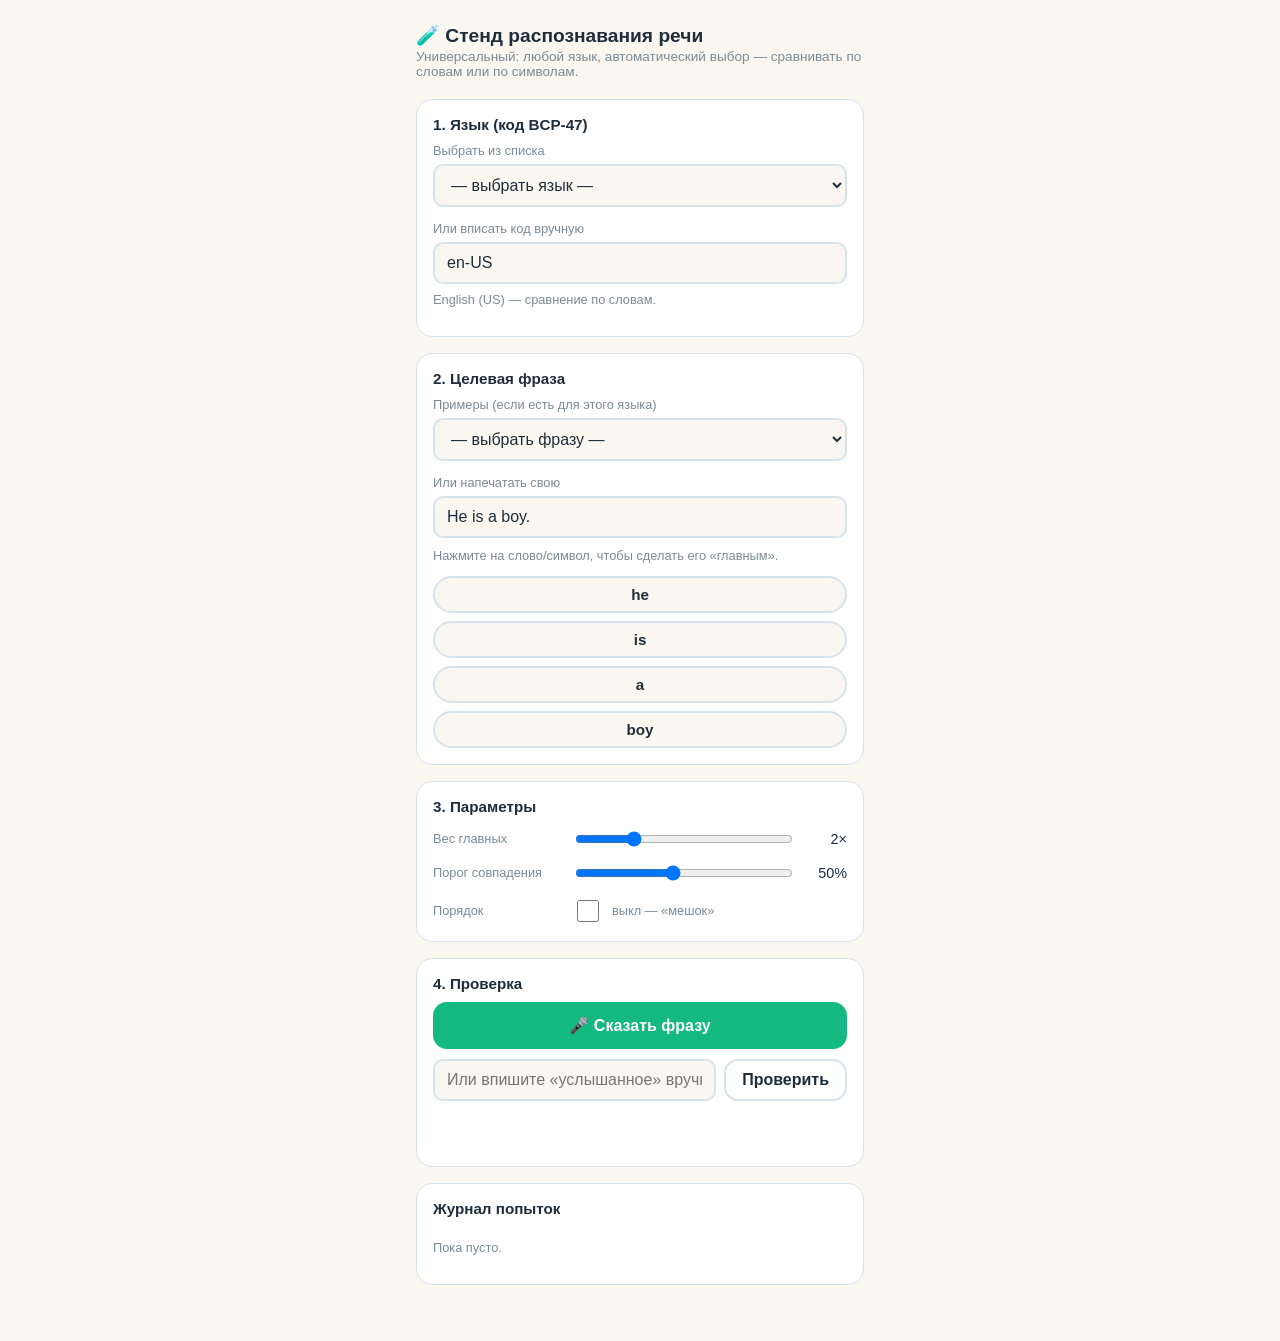
<file: experiments/sandbox-universal.html>
<!DOCTYPE html>
<html lang="ru">
<head>
<meta charset="UTF-8">
<meta name="viewport" content="width=device-width, initial-scale=1, viewport-fit=cover">
<title>Стенд: распознавание речи (универсальный)</title>
<style>
  :root {
    --bg:#faf7f0; --card:#fff; --ink:#1f2d3a; --hint:#7b8a94;
    --grass:#14b881; --grass-bg:#e8fbf5; --line:#d7e3ea; --ok:#14b881; --no:#e0574f;
    box-sizing:border-box; padding-top:env(safe-area-inset-top,0px); padding-bottom:env(safe-area-inset-bottom,0px);
  }
  @media (prefers-color-scheme: dark) {
    :root:not([data-theme="light"]) { --bg:#14181d; --card:#1d232b; --ink:#eef2f5; --hint:#8fa0ab; --line:#2c3540; --grass-bg:#133328; }
  }
  :root[data-theme="dark"] { --bg:#14181d; --card:#1d232b; --ink:#eef2f5; --hint:#8fa0ab; --line:#2c3540; --grass-bg:#133328; }
  * { box-sizing:border-box; }
  html { scroll-padding-top:env(safe-area-inset-top,0px); }
  body { margin:0; background:var(--bg); color:var(--ink); font-family:-apple-system,'Segoe UI',Roboto,sans-serif; }
  .wrap { max-width:480px; margin:0 auto; padding:20px 16px 40px; }
  h1 { font-size:1.2rem; margin:4px 0 2px; }
  .sub { color:var(--hint); font-size:0.85rem; margin:0 0 20px; }
  .card { background:var(--card); border:1px solid var(--line); border-radius:16px; padding:16px; margin-bottom:16px; }
  .card h2 { font-size:0.95rem; margin:0 0 10px; }
  label.field { display:block; font-size:0.8rem; color:var(--hint); margin-bottom:6px; }
  input[type="text"], select { width:100%; padding:10px 12px; border:2px solid var(--line); border-radius:10px; font-size:1rem; background:var(--bg); color:var(--ink); }
  .chips { display:flex; flex-wrap:wrap; gap:8px; margin-top:12px; }
  .chip { padding:8px 14px; border-radius:999px; border:2px solid var(--line); background:var(--bg); color:var(--ink); font-size:0.95rem; cursor:pointer; user-select:none; -webkit-tap-highlight-color:transparent; }
  .chip.key { border-color:var(--grass); background:var(--grass-bg); font-weight:700; }
  .row { display:flex; align-items:center; gap:10px; margin-top:14px; }
  .row label.field { margin:0; flex:0 0 auto; width:130px; }
  input[type="range"] { flex:1; }
  .val { width:42px; text-align:right; font-variant-numeric:tabular-nums; font-size:0.9rem; }
  button { font-family:inherit; font-size:1rem; font-weight:700; border-radius:14px; border:none; padding:14px; cursor:pointer; width:100%; }
  .primary { background:var(--grass); color:#fff; }
  .primary:disabled { opacity:0.5; }
  .ghost { background:transparent; border:2px solid var(--line); color:var(--ink); margin-top:8px; }
  .status { text-align:center; font-size:1.1rem; min-height:1.4em; margin:10px 0 4px; }
  .heard { text-align:center; font-size:0.95rem; color:var(--hint); margin-bottom:10px; word-break:break-word; }
  .scores { display:flex; gap:10px; }
  .score-box { flex:1; border-radius:12px; padding:12px; text-align:center; border:2px solid var(--line); }
  .score-box.match { border-color:var(--ok); background:var(--grass-bg); }
  .score-box.nomatch { border-color:var(--no); }
  .score-box .pct { font-size:1.5rem; font-weight:800; }
  .score-box .lbl { font-size:0.75rem; color:var(--hint); }
  .log { display:flex; flex-direction:column; gap:8px; max-height:260px; overflow-y:auto; }
  .log-item { border-bottom:1px solid var(--line); padding-bottom:8px; font-size:0.85rem; }
  .log-item .lp { font-weight:700; }
  .log-item .lm { color:var(--hint); }
  .badge { display:inline-block; padding:2px 8px; border-radius:999px; font-size:0.75rem; font-weight:700; margin-left:4px; }
  .badge.ok { background:var(--grass-bg); color:var(--grass); }
  .badge.no { background:#fbe4e2; color:var(--no); }
  .typebox { display:flex; gap:8px; margin-top:10px; }
  .typebox input { flex:1; }
  .typebox button { width:auto; padding:10px 16px; }
  .hint { font-size:0.8rem; color:var(--hint); }
</style>
</head>
<body>
<div class="wrap">
  <h1>🧪 Стенд распознавания речи</h1>
  <p class="sub">Универсальный: любой язык, автоматический выбор — сравнивать по словам или по символам.</p>

  <div class="card">
    <h2>1. Язык (код BCP-47)</h2>
    <label class="field">Выбрать из списка</label>
    <select id="langPicker"><option value="">— выбрать язык —</option></select>
    <label class="field" style="margin-top:14px;">Или вписать код вручную</label>
    <input type="text" id="lang" value="en-US">
    <p class="hint" id="langHint" style="margin-top:8px;"></p>
  </div>

  <div class="card">
    <h2>2. Целевая фраза</h2>
    <label class="field">Примеры (если есть для этого языка)</label>
    <select id="preset"><option value="">— выбрать фразу —</option></select>
    <label class="field" style="margin-top:14px;">Или напечатать свою</label>
    <input type="text" id="phrase" value="He is a boy.">
    <p class="hint" style="margin-top:10px;">Нажмите на слово/символ, чтобы сделать его «главным».</p>
    <div class="chips" id="chips"></div>
  </div>

  <div class="card">
    <h2>3. Параметры</h2>
    <div class="row"><label class="field">Вес главных</label><input type="range" id="weight" min="1" max="5" step="0.5" value="2"><span class="val" id="weightVal">2×</span></div>
    <div class="row"><label class="field">Порог совпадения</label><input type="range" id="threshold" min="10" max="100" step="5" value="50"><span class="val" id="thresholdVal">50%</span></div>
    <div class="row"><label class="field">Порядок</label><input type="checkbox" id="ordered" style="width:22px;height:22px;flex:0 0 auto;"><span class="hint" id="orderedHint">выкл — «мешок»</span></div>
  </div>

  <div class="card">
    <h2>4. Проверка</h2>
    <button class="primary" id="mic">🎤 Сказать фразу</button>
    <div class="typebox">
      <input type="text" id="typed" placeholder="Или впишите «услышанное» вручную">
      <button class="ghost" id="typedGo" style="margin-top:0;">Проверить</button>
    </div>
    <p class="status" id="status"></p>
    <p class="heard" id="heard"></p>
    <div class="scores" id="scores" style="display:none;">
      <div class="score-box" id="oldBox"><div class="pct" id="oldPct">—</div><div class="lbl">Обычный счёт</div></div>
      <div class="score-box" id="newBox"><div class="pct" id="newPct">—</div><div class="lbl">Взвешенный счёт</div></div>
    </div>
  </div>

  <div class="card">
    <h2>Журнал попыток</h2>
    <div class="log" id="log"><p class="hint">Пока пусто.</p></div>
  </div>
</div>

<script>
// ---------- Языки: код -> название (для клика в списке) ----------
const LANGUAGES = [
  ["en-US","English (US)"], ["en-GB","English (UK)"], ["ru-RU","Русский"],
  ["es-ES","Español (España)"], ["es-MX","Español (México)"], ["fr-FR","Français"],
  ["de-DE","Deutsch"], ["it-IT","Italiano"], ["pt-PT","Português (Portugal)"],
  ["pt-BR","Português (Brasil)"], ["nl-NL","Nederlands"], ["pl-PL","Polski"],
  ["sv-SE","Svenska"], ["nb-NO","Norsk"], ["da-DK","Dansk"], ["fi-FI","Suomi"],
  ["cs-CZ","Čeština"], ["sk-SK","Slovenčina"], ["hu-HU","Magyar"], ["ro-RO","Română"],
  ["bg-BG","Български"], ["uk-UA","Українська"], ["el-GR","Ελληνικά"],
  ["tr-TR","Türkçe"], ["he-IL","עברית"], ["ar-SA","العربية"], ["fa-IR","فارسی"],
  ["ur-PK","اردو"], ["hi-IN","हिन्दी"], ["bn-BD","বাংলা"], ["ta-IN","தமிழ்"],
  ["te-IN","తెలుగు"], ["ml-IN","മലയാളം"], ["mr-IN","मराठी"], ["gu-IN","ગુજરાતી"],
  ["kn-IN","ಕನ್ನಡ"], ["pa-IN","ਪੰਜਾਬੀ"], ["ne-NP","नेपाली"], ["si-LK","සිංහල"],
  ["th-TH","ไทย"], ["vi-VN","Tiếng Việt"], ["id-ID","Bahasa Indonesia"],
  ["ms-MY","Bahasa Melayu"], ["ja-JP","日本語"], ["ko-KR","한국어"],
  ["zh-CN","中文（简体）"], ["zh-TW","中文（繁體）"], ["km-KH","ខ្មែរ"],
  ["lo-LA","ລາວ"], ["my-MM","မြန်မာ"], ["ka-GE","ქართული"], ["hy-AM","Հայերեն"],
  ["az-AZ","Azərbaycan"], ["uz-UZ","Oʻzbek"], ["sw-KE","Kiswahili"], ["am-ET","አማርኛ"],
  ["hr-HR","Hrvatski"], ["sr-RS","Српски"], ["lt-LT","Lietuvių"], ["lv-LV","Latviešu"],
  ["et-EE","Eesti"]
];

// Языки, где слова пишутся без пробелов — сравнение идёт по символам, а не по словам.
const NO_SPACE = new Set(["zh","ja","th","km","lo","my"]);
const langBase = (code) => code.split("-")[0].toLowerCase();
const isNoSpace = (code) => NO_SPACE.has(langBase(code));

// Сокращения раскрываются только для английского.
const CONTRACTIONS = {
  "i'm":"i am","you're":"you are","he's":"he is","she's":"she is","it's":"it is",
  "we're":"we are","they're":"they are","that's":"that is","what's":"what is","who's":"who is"
};

// Готовые фразы — по 5 штук там, где есть; для остальных языков список пуст.
const PRESETS = {
  "en-US": ["He is a boy.","She is a happy girl.","They are big dogs.","It is an old red car.","The boxes are under the table."],
  "ru-RU": ["Это кот.","Она читает книгу.","Они большие собаки.","Это старый красный дом.","Коробки стоят под столом."],
  "es-ES": ["Es un gato.","Ella lee un libro.","Son perros grandes.","Es una casa vieja.","Las cajas están bajo la mesa."],
  "fr-FR": ["C'est un chat.","Elle lit un livre.","Ce sont de grands chiens.","C'est une vieille maison.","Les boîtes sont sous la table."],
  "de-DE": ["Das ist eine Katze.","Sie liest ein Buch.","Das sind große Hunde.","Das ist ein altes Haus.","Die Kisten stehen unter dem Tisch."],
  "ja-JP": ["これは猫です。","彼女は本を読みます。","それらは大きな犬です。","これは古い赤い車です。","箱はテーブルの下にあります。"],
  "zh-CN": ["这是一只猫。","她在读书。","它们是大狗。","这是一辆旧红车。","箱子在桌子下面。"],
  "ar-SA": ["هذا قط.","هي تقرأ كتابا.","هذه كلاب كبيرة.","هذا منزل قديم.","الصناديق تحت الطاولة."],
  "hi-IN": ["यह एक बिल्ली है।","वह एक किताब पढ़ती है।","वे बड़े कुत्ते हैं।","यह एक पुराना घर है।","डिब्बे मेज़ के नीचे हैं।"],
  "ko-KR": ["이것은 고양이입니다.","그녀는 책을 읽습니다.","그것들은 큰 개입니다.","이것은 오래된 빨간 차입니다.","상자들이 탁자 아래에 있습니다."],
  "it-IT": ["È un gatto.","Lei legge un libro.","Sono cani grandi.","È una casa vecchia.","Le scatole sono sotto il tavolo."],
  "pt-PT": ["É um gato.","Ela lê um livro.","São cães grandes.","É uma casa velha.","As caixas estão debaixo da mesa."],
  "tr-TR": ["Bu bir kedi.","O bir kitap okuyor.","Onlar büyük köpekler.","Bu eski bir ev.","Kutular masanın altında."],
  "vi-VN": ["Đây là một con mèo.","Cô ấy đang đọc sách.","Chúng là những con chó lớn.","Đây là một ngôi nhà cũ.","Những chiếc hộp ở dưới bàn."],
  "th-TH": ["นี่คือแมว","เธอกำลังอ่านหนังสือ","พวกมันเป็นสุนัขตัวใหญ่","นี่คือบ้านเก่า","กล่องอยู่ใต้โต๊ะ"]
};

function normUnits(s, lang) {
  let t = s.toLowerCase().replace(/[’‘]/g, "'");
  if (langBase(lang) === "en") t = t.replace(/\b[a-z]+'(?:m|s|re)\b/g, (m) => CONTRACTIONS[m] || m);
  t = t.replace(/[^\p{L}\p{M}'\s]/gu, " ");
  if (isNoSpace(lang)) return Array.from(t.replace(/\s+/g, ""));
  return t.split(/\s+/).filter(Boolean);
}

let unitList = [];   // [{word, key}]
let heardHistory = [];
const $ = (id) => document.getElementById(id);
const langInput = $("lang"), langPicker = $("langPicker"), presetSelect = $("preset"), phraseInput = $("phrase"), chipsEl = $("chips");
const weightInput = $("weight"), thresholdInput = $("threshold"), orderedInput = $("ordered");

langPicker.innerHTML += LANGUAGES.map(([c, n]) => `<option value="${c}">${n} — ${c}</option>`).join("");
langPicker.addEventListener("change", () => { if (langPicker.value) { langInput.value = langPicker.value; onLangChange(); } });

function rebuildPresets() {
  const list = PRESETS[langInput.value] || [];
  presetSelect.innerHTML = '<option value="">— выбрать фразу —</option>' +
    list.map((p) => `<option>${p}</option>`).join("");
}

function rebuildChips() {
  const units = normUnits(phraseInput.value, langInput.value);
  const prevKeys = new Set(unitList.filter((u) => u.key).map((u) => u.word));
  unitList = units.map((u) => ({ word: u, key: prevKeys.has(u) }));
  chipsEl.innerHTML = "";
  unitList.forEach((u, i) => {
    const chip = document.createElement("button");
    chip.className = "chip" + (u.key ? " key" : "");
    chip.textContent = u.word;
    chip.onclick = () => { unitList[i].key = !unitList[i].key; rebuildChips(); };
    chipsEl.appendChild(chip);
  });
}

function onLangChange() {
  const known = LANGUAGES.find(([c]) => c === langInput.value);
  const mode = isNoSpace(langInput.value) ? "по символам" : "по словам";
  $("langHint").textContent = known
    ? `${known[1]} — сравнение ${mode}.`
    : `Код не из списка — распознавание может не поддерживаться. Сравнение ${mode}.`;
  rebuildPresets();
  if (PRESETS[langInput.value]) phraseInput.value = PRESETS[langInput.value][0];
  rebuildChips();
}
langInput.addEventListener("change", onLangChange);
langInput.addEventListener("input", onLangChange);
presetSelect.addEventListener("change", (e) => { if (e.target.value) { phraseInput.value = e.target.value; rebuildChips(); } });
phraseInput.addEventListener("input", rebuildChips);
onLangChange();

weightInput.addEventListener("input", () => { $("weightVal").textContent = weightInput.value + "×"; });
thresholdInput.addEventListener("input", () => { $("thresholdVal").textContent = thresholdInput.value + "%"; });
orderedInput.addEventListener("change", () => { $("orderedHint").textContent = orderedInput.checked ? "вкл — по порядку" : "выкл — «мешок»"; });

function bagScore(heard, weights) {
  const set = new Set(heard);
  let hit = 0, total = 0;
  unitList.forEach((u, i) => { total += weights[i]; if (set.has(u.word)) hit += weights[i]; });
  return total ? hit / total : 0;
}
function orderedScore(heard, weights) {
  const n = unitList.length, m = heard.length;
  const dp = Array.from({ length: n + 1 }, () => new Array(m + 1).fill(0));
  for (let i = 1; i <= n; i++) for (let j = 1; j <= m; j++) {
    dp[i][j] = unitList[i - 1].word === heard[j - 1] ? dp[i - 1][j - 1] + weights[i - 1] : Math.max(dp[i - 1][j], dp[i][j - 1]);
  }
  const total = weights.reduce((a, b) => a + b, 0);
  return total ? dp[n][m] / total : 0;
}
function scoreAgainst(heardText) {
  const heard = normUnits(heardText, langInput.value);
  const w = parseFloat(weightInput.value);
  const oldW = unitList.map(() => 1), newW = unitList.map((u) => (u.key ? w : 1));
  const fn = orderedInput.checked ? orderedScore : bagScore;
  return { oldScore: fn(heard, oldW), newScore: fn(heard, newW) };
}

function showResult(heardText, oldScore, newScore) {
  const threshold = parseFloat(thresholdInput.value) / 100;
  $("heard").textContent = heardText ? `Услышано: «${heardText}»` : "Ничего не услышано";
  $("scores").style.display = "flex";
  const oldMatch = oldScore >= threshold - 0.001, newMatch = newScore >= threshold - 0.001;
  $("oldPct").textContent = Math.round(oldScore * 100) + "%";
  $("newPct").textContent = Math.round(newScore * 100) + "%";
  $("oldBox").className = "score-box " + (oldMatch ? "match" : "nomatch");
  $("newBox").className = "score-box " + (newMatch ? "match" : "nomatch");
  $("status").textContent = oldMatch !== newMatch ? "⚡ Результаты разошлись!" : (newMatch ? "✅ Совпадение" : "❌ Не совпало");
  heardHistory.unshift({ lang: langInput.value, phrase: phraseInput.value, heard: heardText, oldMatch, newMatch, oldScore, newScore });
  heardHistory = heardHistory.slice(0, 20);
  renderLog();
}
function renderLog() {
  const log = $("log");
  if (!heardHistory.length) { log.innerHTML = '<p class="hint">Пока пусто.</p>'; return; }
  log.innerHTML = "";
  heardHistory.forEach((h) => {
    const div = document.createElement("div");
    div.className = "log-item";
    const b = (m) => `<span class="badge ${m ? "ok" : "no"}">${m ? "match" : "no"}</span>`;
    div.innerHTML = `<div class="lp">[${h.lang}] ${h.phrase}</div><div class="lm">услышано: «${h.heard || "—"}»</div>
      <div>обычный ${Math.round(h.oldScore * 100)}%${b(h.oldMatch)} · взвеш. ${Math.round(h.newScore * 100)}%${b(h.newMatch)}</div>`;
    log.appendChild(div);
  });
}

// ---------- Микрофон ----------
const SR = window.SpeechRecognition || window.webkitSpeechRecognition;
const micBtn = $("mic");
if (!SR) { micBtn.disabled = true; micBtn.textContent = "🎤 Недоступно в этом браузере"; }

function errorMessage(code) {
  switch (code) {
    case "not-allowed": case "service-not-allowed": return "🚫 Доступ к микрофону запрещён.";
    case "no-speech": return "🤷 Речь не обнаружена, попробуйте ещё раз.";
    case "network": return "⚠️ Проблема с сетью или сервисом распознавания.";
    case "audio-capture": return "🎙️ Микрофон не найден.";
    case "language-not-supported": return "🌐 Этот язык не поддерживается распознаванием на этом устройстве.";
    case "aborted": return "⏹️ Запись прервана.";
    default: return `⚠️ Ошибка распознавания (${code}).`;
  }
}

micBtn.onclick = () => {
  if (!SR) return;
  micBtn.disabled = true;
  $("status").textContent = "🎤 Слушаю…";
  $("heard").textContent = "";
  $("scores").style.display = "none";
  const rec = new SR();
  rec.lang = langInput.value;
  rec.maxAlternatives = 5;
  rec.interimResults = false;
  let gotResult = false, done = false;
  const finish = () => { done = true; micBtn.disabled = false; };
  rec.onresult = (e) => {
    gotResult = true;
    const alts = [...e.results[0]].map((a) => a.transcript);
    let best = null, bestNew = -1;
    alts.forEach((t) => { const { oldScore, newScore } = scoreAgainst(t); if (newScore > bestNew) { bestNew = newScore; best = { t, oldScore, newScore }; } });
    showResult(best.t, best.oldScore, best.newScore);
    finish();
  };
  rec.onerror = (e) => { $("status").textContent = errorMessage(e.error); finish(); };
  rec.onend = () => {
    if (!done && !gotResult) {
      $("status").textContent = "🤷 Результата нет — возможно, этот язык не поддерживается на устройстве.";
      finish();
    }
  };
  try { rec.start(); } catch { $("status").textContent = "⚠️ Не удалось запустить распознавание."; finish(); }
};

$("typedGo").onclick = () => {
  const text = $("typed").value.trim();
  if (!text) return;
  const { oldScore, newScore } = scoreAgainst(text);
  showResult(text, oldScore, newScore);
};
</script>
</body>
</html>
</file>
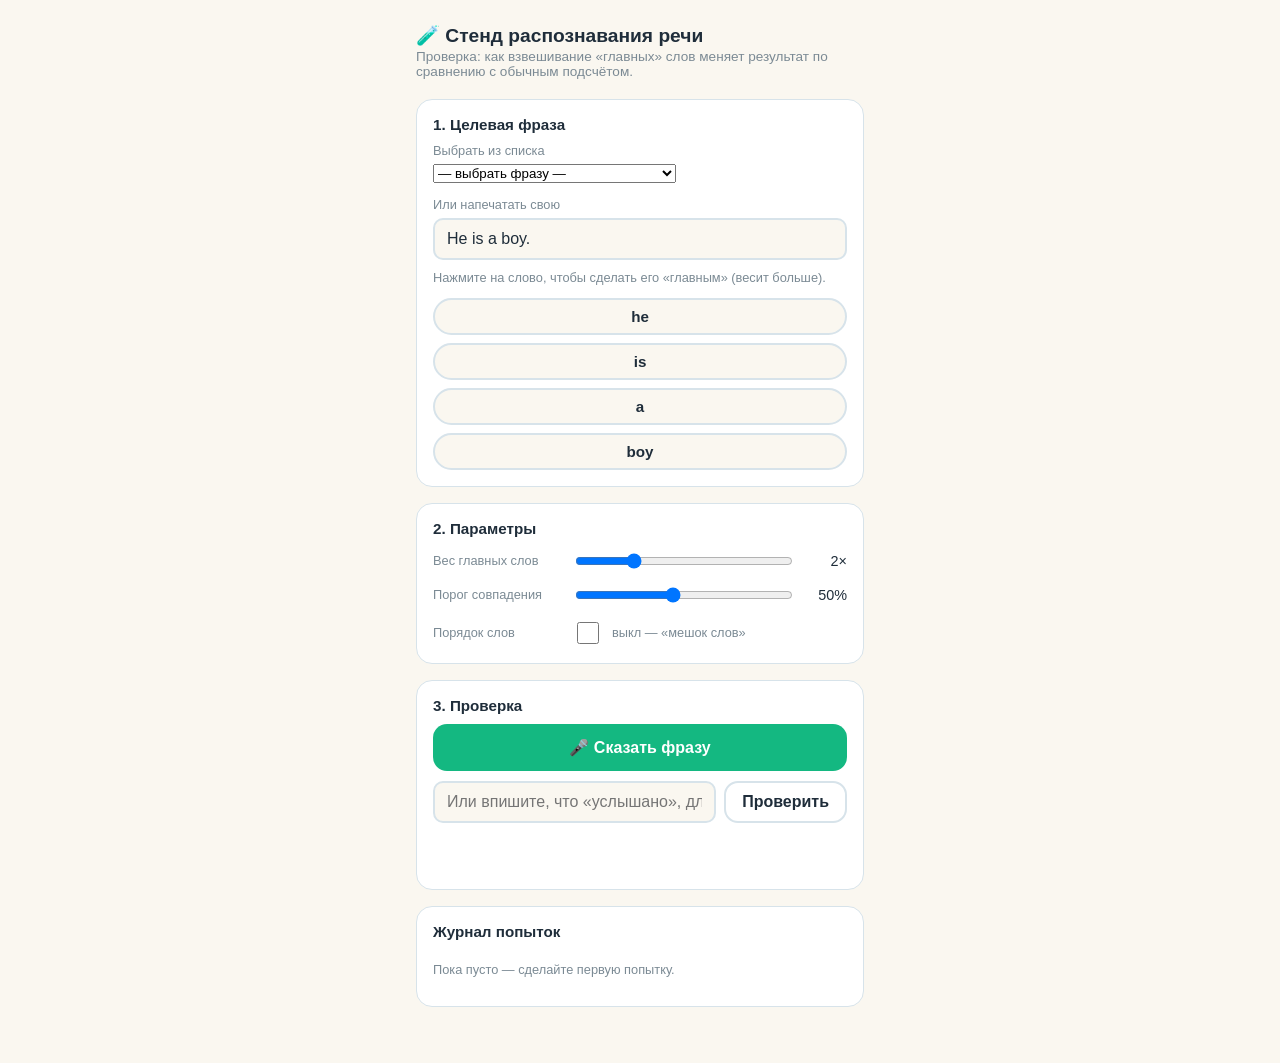
<file: experiments/sandbox.html>
<!DOCTYPE html>
<html lang="ru">
<head>
<meta charset="UTF-8">
<meta name="viewport" content="width=device-width, initial-scale=1, viewport-fit=cover">
<title>Стенд: распознавание речи</title>
<style>
  :root {
    --bg: #faf7f0; --card: #ffffff; --ink: #1f2d3a; --hint: #7b8a94;
    --grass: #14b881; --grass-bg: #e8fbf5; --line: #d7e3ea;
    --ok: #14b881; --no: #e0574f;
    box-sizing: border-box;
    padding-top: env(safe-area-inset-top, 0px);
    padding-bottom: env(safe-area-inset-bottom, 0px);
  }
  @media (prefers-color-scheme: dark) {
    :root:not([data-theme="light"]) {
      --bg: #14181d; --card: #1d232b; --ink: #eef2f5; --hint: #8fa0ab;
      --line: #2c3540; --grass-bg: #133328;
    }
  }
  :root[data-theme="dark"] {
    --bg: #14181d; --card: #1d232b; --ink: #eef2f5; --hint: #8fa0ab;
    --line: #2c3540; --grass-bg: #133328;
  }
  * { box-sizing: border-box; }
  html { scroll-padding-top: env(safe-area-inset-top, 0px); }
  body {
    margin: 0; background: var(--bg); color: var(--ink);
    font-family: -apple-system, 'Segoe UI', Roboto, sans-serif;
    -webkit-text-size-adjust: 100%;
  }
  .wrap { max-width: 480px; margin: 0 auto; padding: 20px 16px 40px; }
  h1 { font-size: 1.2rem; margin: 4px 0 2px; }
  .sub { color: var(--hint); font-size: 0.85rem; margin: 0 0 20px; }
  .card {
    background: var(--card); border: 1px solid var(--line); border-radius: 16px;
    padding: 16px; margin-bottom: 16px;
  }
  .card h2 { font-size: 0.95rem; margin: 0 0 10px; }
  label.field { display: block; font-size: 0.8rem; color: var(--hint); margin-bottom: 6px; }
  input[type="text"] {
    width: 100%; padding: 10px 12px; border: 2px solid var(--line); border-radius: 10px;
    font-size: 1rem; background: var(--bg); color: var(--ink);
  }
  .chips { display: flex; flex-wrap: wrap; gap: 8px; margin-top: 12px; }
  .chip {
    padding: 8px 14px; border-radius: 999px; border: 2px solid var(--line);
    background: var(--bg); color: var(--ink); font-size: 0.95rem; cursor: pointer;
    user-select: none; -webkit-tap-highlight-color: transparent;
  }
  .chip.key { border-color: var(--grass); background: var(--grass-bg); font-weight: 700; }
  .row { display: flex; align-items: center; gap: 10px; margin-top: 14px; }
  .row label.field { margin: 0; flex: 0 0 auto; width: 130px; }
  input[type="range"] { flex: 1; }
  .val { width: 42px; text-align: right; font-variant-numeric: tabular-nums; font-size: 0.9rem; }
  button {
    font-family: inherit; font-size: 1rem; font-weight: 700; border-radius: 14px;
    border: none; padding: 14px; cursor: pointer; width: 100%;
  }
  .primary { background: var(--grass); color: white; }
  .primary:disabled { opacity: 0.5; }
  .ghost { background: transparent; border: 2px solid var(--line); color: var(--ink); margin-top: 8px; }
  .status { text-align: center; font-size: 1.1rem; min-height: 1.4em; margin: 10px 0 4px; }
  .heard { text-align: center; font-size: 0.95rem; color: var(--hint); margin-bottom: 10px; word-break: break-word; }
  .scores { display: flex; gap: 10px; }
  .score-box { flex: 1; border-radius: 12px; padding: 12px; text-align: center; border: 2px solid var(--line); }
  .score-box.match { border-color: var(--ok); background: var(--grass-bg); }
  .score-box.nomatch { border-color: var(--no); }
  .score-box .pct { font-size: 1.5rem; font-weight: 800; }
  .score-box .lbl { font-size: 0.75rem; color: var(--hint); }
  .log { display: flex; flex-direction: column; gap: 8px; max-height: 260px; overflow-y: auto; }
  .log-item { border-bottom: 1px solid var(--line); padding-bottom: 8px; font-size: 0.85rem; }
  .log-item .lp { font-weight: 700; }
  .log-item .lm { color: var(--hint); }
  .badge { display: inline-block; padding: 2px 8px; border-radius: 999px; font-size: 0.75rem; font-weight: 700; margin-left: 4px; }
  .badge.ok { background: var(--grass-bg); color: var(--grass); }
  .badge.no { background: #fbe4e2; color: var(--no); }
  .typebox { display: flex; gap: 8px; margin-top: 10px; }
  .typebox input { flex: 1; }
  .typebox button { width: auto; padding: 10px 16px; }
  .hint { font-size: 0.8rem; color: var(--hint); }
</style>
</head>
<body>
<div class="wrap">
  <h1>🧪 Стенд распознавания речи</h1>
  <p class="sub">Проверка: как взвешивание «главных» слов меняет результат по сравнению с обычным подсчётом.</p>

  <div class="card">
    <h2>1. Целевая фраза</h2>
    <label class="field">Выбрать из списка</label>
    <select id="preset">
      <option value="">— выбрать фразу —</option>
      <optgroup label="Простые (3 слова)">
        <option>He is a boy.</option>
        <option>It is a cat.</option>
        <option>She is a girl.</option>
      </optgroup>
      <optgroup label="Средние (4–5 слов)">
        <option>It is an apple.</option>
        <option>They are big dogs.</option>
        <option>He is a happy boy.</option>
      </optgroup>
      <optgroup label="Сложные (6+ слов)">
        <option>They are three little elephants.</option>
        <option>She is reading an interesting book.</option>
        <option>The boxes are under the table.</option>
      </optgroup>
      <optgroup label="Сокращения">
        <option>He's a good boy.</option>
        <option>They're playing in the garden.</option>
        <option>It's an old umbrella.</option>
      </optgroup>
    </select>
    <label class="field" style="margin-top:14px;">Или напечатать свою</label>
    <input type="text" id="phrase" value="He is a boy.">
    <p class="hint" style="margin-top:10px;">Нажмите на слово, чтобы сделать его «главным» (весит больше).</p>
    <div class="chips" id="chips"></div>
  </div>

  <div class="card">
    <h2>2. Параметры</h2>
    <div class="row">
      <label class="field">Вес главных слов</label>
      <input type="range" id="weight" min="1" max="5" step="0.5" value="2">
      <span class="val" id="weightVal">2×</span>
    </div>
    <div class="row">
      <label class="field">Порог совпадения</label>
      <input type="range" id="threshold" min="10" max="100" step="5" value="50">
      <span class="val" id="thresholdVal">50%</span>
    </div>
    <div class="row">
      <label class="field">Порядок слов</label>
      <input type="checkbox" id="ordered" style="width:22px;height:22px;flex:0 0 auto;">
      <span class="hint" id="orderedHint">выкл — «мешок слов»</span>
    </div>
  </div>

  <div class="card">
    <h2>3. Проверка</h2>
    <button class="primary" id="mic">🎤 Сказать фразу</button>
    <div class="typebox">
      <input type="text" id="typed" placeholder="Или впишите, что «услышано», для проверки без микрофона">
      <button class="ghost" id="typedGo" style="margin-top:0;">Проверить</button>
    </div>
    <p class="status" id="status"></p>
    <p class="heard" id="heard"></p>
    <div class="scores" id="scores" style="display:none;">
      <div class="score-box" id="oldBox">
        <div class="pct" id="oldPct">—</div>
        <div class="lbl">Обычный счёт<br>(все слова равны)</div>
      </div>
      <div class="score-box" id="newBox">
        <div class="pct" id="newPct">—</div>
        <div class="lbl">Взвешенный счёт<br>(главные весят больше)</div>
      </div>
    </div>
  </div>

  <div class="card">
    <h2>Журнал попыток</h2>
    <div class="log" id="log"><p class="hint">Пока пусто — сделайте первую попытку.</p></div>
  </div>
</div>

<script>
const CONTRACTIONS = {
  "i'm": "i am", "you're": "you are", "he's": "he is", "she's": "she is",
  "it's": "it is", "we're": "we are", "they're": "they are",
  "that's": "that is", "what's": "what is", "who's": "who is"
};

function normWords(s) {
  let t = s.toLowerCase().replace(/[’‘]/g, "'");
  t = t.replace(/\b[a-z]+'(?:m|s|re)\b/g, (m) => CONTRACTIONS[m] || m);
  return t.replace(/[^a-z' ]/g, " ").split(/\s+/).filter(Boolean);
}

let phraseWords = [];   // [{word, key}]
let heardHistory = [];

const $ = (id) => document.getElementById(id);
const phraseInput = $("phrase");
const chipsEl = $("chips");
const weightInput = $("weight");
const thresholdInput = $("threshold");

function rebuildChips() {
  const words = normWords(phraseInput.value);
  const prevKeys = new Set(phraseWords.filter((w) => w.key).map((w) => w.word));
  phraseWords = words.map((w) => ({ word: w, key: prevKeys.has(w) }));
  chipsEl.innerHTML = "";
  phraseWords.forEach((w, i) => {
    const chip = document.createElement("button");
    chip.className = "chip" + (w.key ? " key" : "");
    chip.textContent = w.word;
    chip.onclick = () => { phraseWords[i].key = !phraseWords[i].key; rebuildChips(); };
    chipsEl.appendChild(chip);
  });
}
phraseInput.addEventListener("input", rebuildChips);
rebuildChips();

weightInput.addEventListener("input", () => { $("weightVal").textContent = weightInput.value + "×"; });
thresholdInput.addEventListener("input", () => { $("thresholdVal").textContent = thresholdInput.value + "%"; });

const orderedInput = $("ordered");
orderedInput.addEventListener("change", () => {
  $("orderedHint").textContent = orderedInput.checked
    ? "вкл — слова должны идти по порядку"
    : "выкл — «мешок слов»";
});

$("preset").addEventListener("change", (e) => {
  if (!e.target.value) return;
  phraseInput.value = e.target.value;
  rebuildChips();
});

// "Мешок слов": совпадение не зависит от порядка.
function bagScore(heard, weights) {
  const heardSet = new Set(heard);
  let hit = 0, total = 0;
  phraseWords.forEach((pw, i) => {
    total += weights[i];
    if (heardSet.has(pw.word)) hit += weights[i];
  });
  return total ? hit / total : 0;
}

// С учётом порядка: наибольшая общая подпоследовательность (LCS) с весами.
// Слово засчитывается, только если его можно сопоставить, не переставляя
// ни целевые, ни услышанные слова местами.
function orderedScore(heard, weights) {
  const n = phraseWords.length, m = heard.length;
  const dp = Array.from({ length: n + 1 }, () => new Array(m + 1).fill(0));
  for (let i = 1; i <= n; i++) {
    for (let j = 1; j <= m; j++) {
      dp[i][j] = phraseWords[i - 1].word === heard[j - 1]
        ? dp[i - 1][j - 1] + weights[i - 1]
        : Math.max(dp[i - 1][j], dp[i][j - 1]);
    }
  }
  const total = weights.reduce((a, b) => a + b, 0);
  return total ? dp[n][m] / total : 0;
}

// Возвращает { oldScore, newScore } для одной услышанной строки.
// old — все слова весят одинаково, new — с учётом отмеченных «главных» слов.
// Оба считаются либо как мешок слов, либо с учётом порядка — в зависимости от переключателя.
function scoreAgainst(heardText) {
  const heard = normWords(heardText);
  const w = parseFloat(weightInput.value);
  const oldWeights = phraseWords.map(() => 1);
  const newWeights = phraseWords.map((pw) => (pw.key ? w : 1));
  const fn = orderedInput.checked ? orderedScore : bagScore;
  return { oldScore: fn(heard, oldWeights), newScore: fn(heard, newWeights) };
}

function showResult(heardText, oldScore, newScore) {
  const threshold = parseFloat(thresholdInput.value) / 100;
  $("heard").textContent = heardText ? `Услышано: «${heardText}»` : "Ничего не услышано";
  $("scores").style.display = "flex";

  const oldMatch = oldScore >= threshold - 0.001;
  const newMatch = newScore >= threshold - 0.001;

  $("oldPct").textContent = Math.round(oldScore * 100) + "%";
  $("newPct").textContent = Math.round(newScore * 100) + "%";
  $("oldBox").className = "score-box " + (oldMatch ? "match" : "nomatch");
  $("newBox").className = "score-box " + (newMatch ? "match" : "nomatch");

  const differ = oldMatch !== newMatch;
  $("status").textContent = differ ? "⚡ Результаты разошлись!" : (newMatch ? "✅ Совпадение" : "❌ Не совпало");

  heardHistory.unshift({ phrase: phraseInput.value, heard: heardText, oldMatch, newMatch, oldScore, newScore });
  heardHistory = heardHistory.slice(0, 20);
  renderLog();
}

function renderLog() {
  const log = $("log");
  if (!heardHistory.length) { log.innerHTML = '<p class="hint">Пока пусто — сделайте первую попытку.</p>'; return; }
  log.innerHTML = "";
  heardHistory.forEach((h) => {
    const div = document.createElement("div");
    div.className = "log-item";
    const badge = (m) => `<span class="badge ${m ? "ok" : "no"}">${m ? "match" : "no"}</span>`;
    div.innerHTML = `<div class="lp">${h.phrase}</div>
      <div class="lm">услышано: «${h.heard || "—"}»</div>
      <div>обычный ${Math.round(h.oldScore * 100)}%${badge(h.oldMatch)} ·
           взвеш. ${Math.round(h.newScore * 100)}%${badge(h.newMatch)}</div>`;
    log.appendChild(div);
  });
}

// ---------- Микрофон ----------
const SR = window.SpeechRecognition || window.webkitSpeechRecognition;
const micBtn = $("mic");

if (!SR) {
  micBtn.disabled = true;
  micBtn.textContent = "🎤 Недоступно в этом браузере";
}

micBtn.onclick = () => {
  if (!SR) return;
  micBtn.disabled = true;
  $("status").textContent = "🎤 Слушаю…";
  $("heard").textContent = "";
  $("scores").style.display = "none";
  const rec = new SR();
  rec.lang = "en-US";
  rec.maxAlternatives = 5;
  rec.interimResults = false;
  let done = false;
  const finish = () => { done = true; micBtn.disabled = false; };
  rec.onresult = (e) => {
    const alts = [...e.results[0]].map((a) => a.transcript);
    let best = null, bestNew = -1;
    alts.forEach((t) => {
      const { oldScore, newScore } = scoreAgainst(t);
      if (newScore > bestNew) { bestNew = newScore; best = { t, oldScore, newScore }; }
    });
    showResult(best.t, best.oldScore, best.newScore);
    finish();
  };
  rec.onerror = (e) => {
    $("status").textContent = e.error === "not-allowed" ? "🚫 Доступ к микрофону запрещён" : "⚠️ Ошибка распознавания";
    finish();
  };
  rec.onend = () => { if (!done) { $("status").textContent = "🤷 Ничего не распознано"; finish(); } };
  try { rec.start(); } catch { $("status").textContent = "⚠️ Не удалось запустить"; finish(); }
};

// ---------- Проверка без микрофона ----------
$("typedGo").onclick = () => {
  const text = $("typed").value.trim();
  if (!text) return;
  const { oldScore, newScore } = scoreAgainst(text);
  showResult(text, oldScore, newScore);
};
</script>
</body>
</html>
</file>
